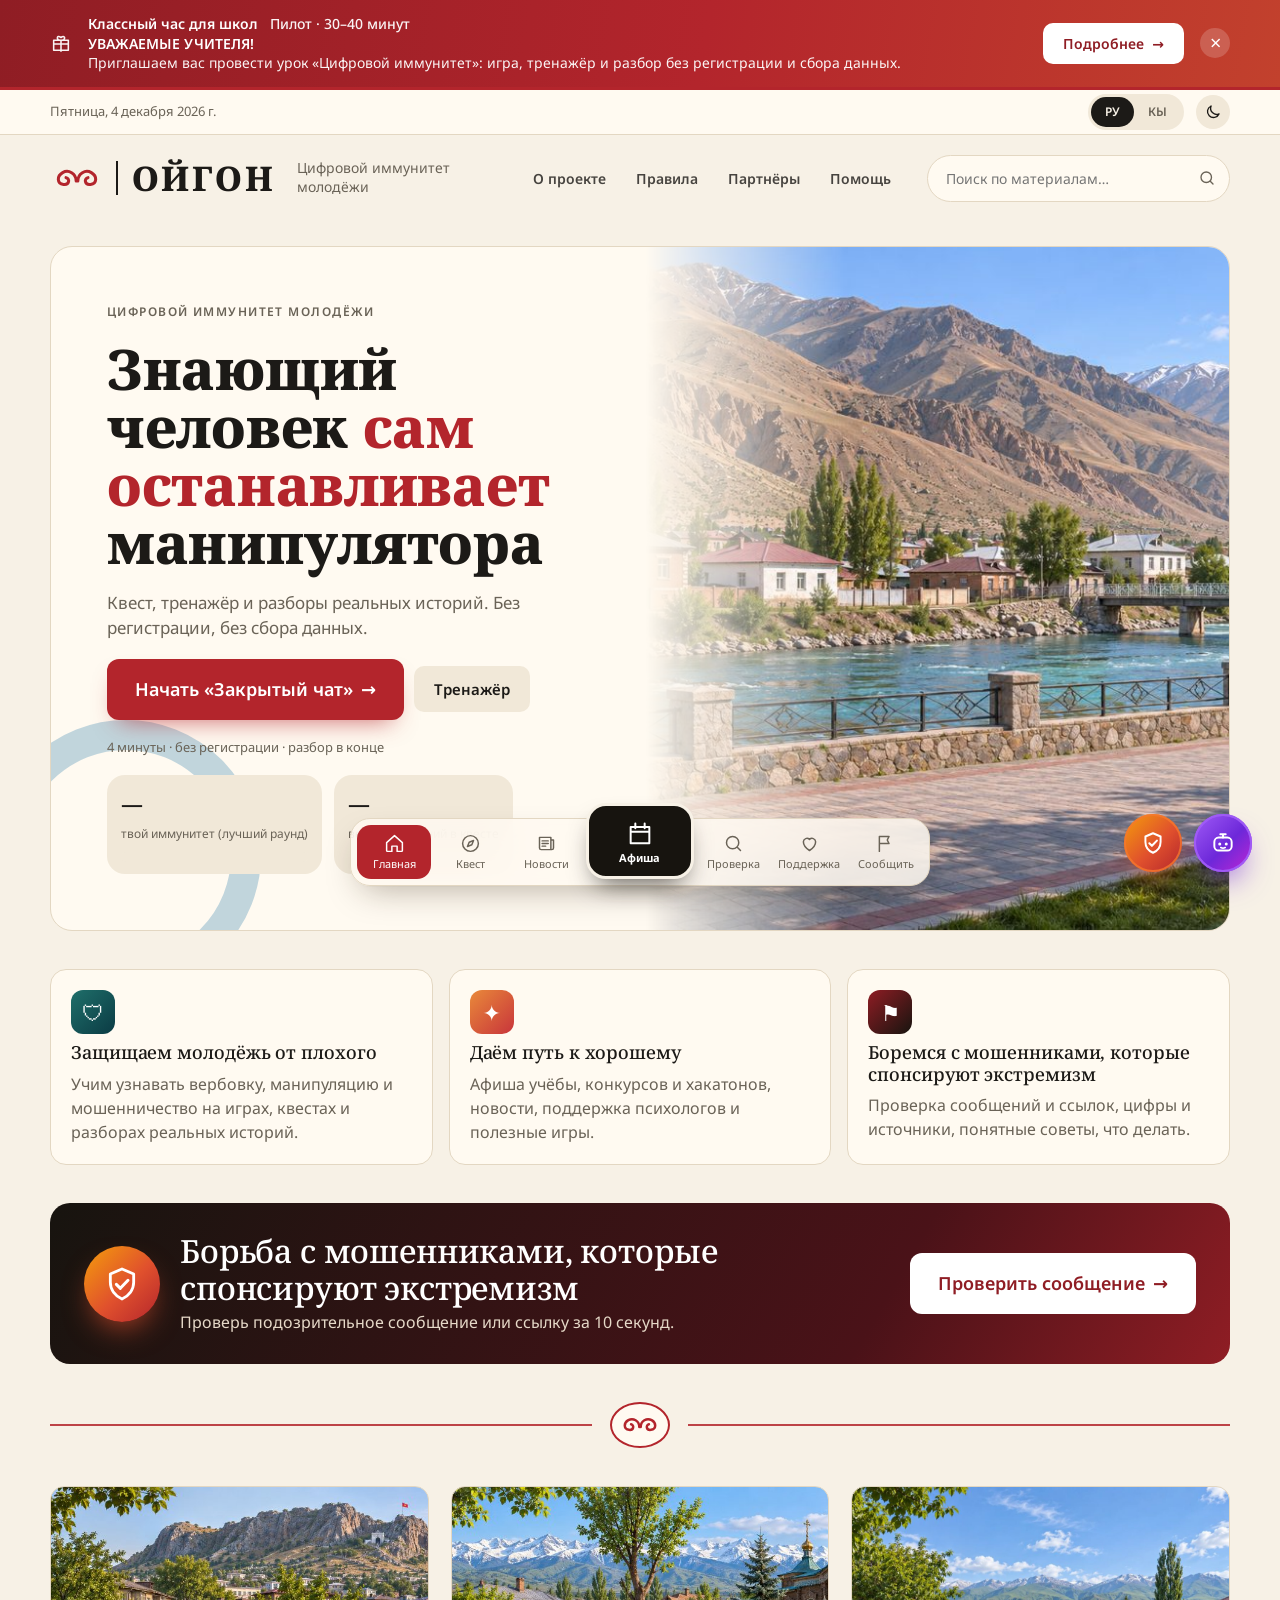
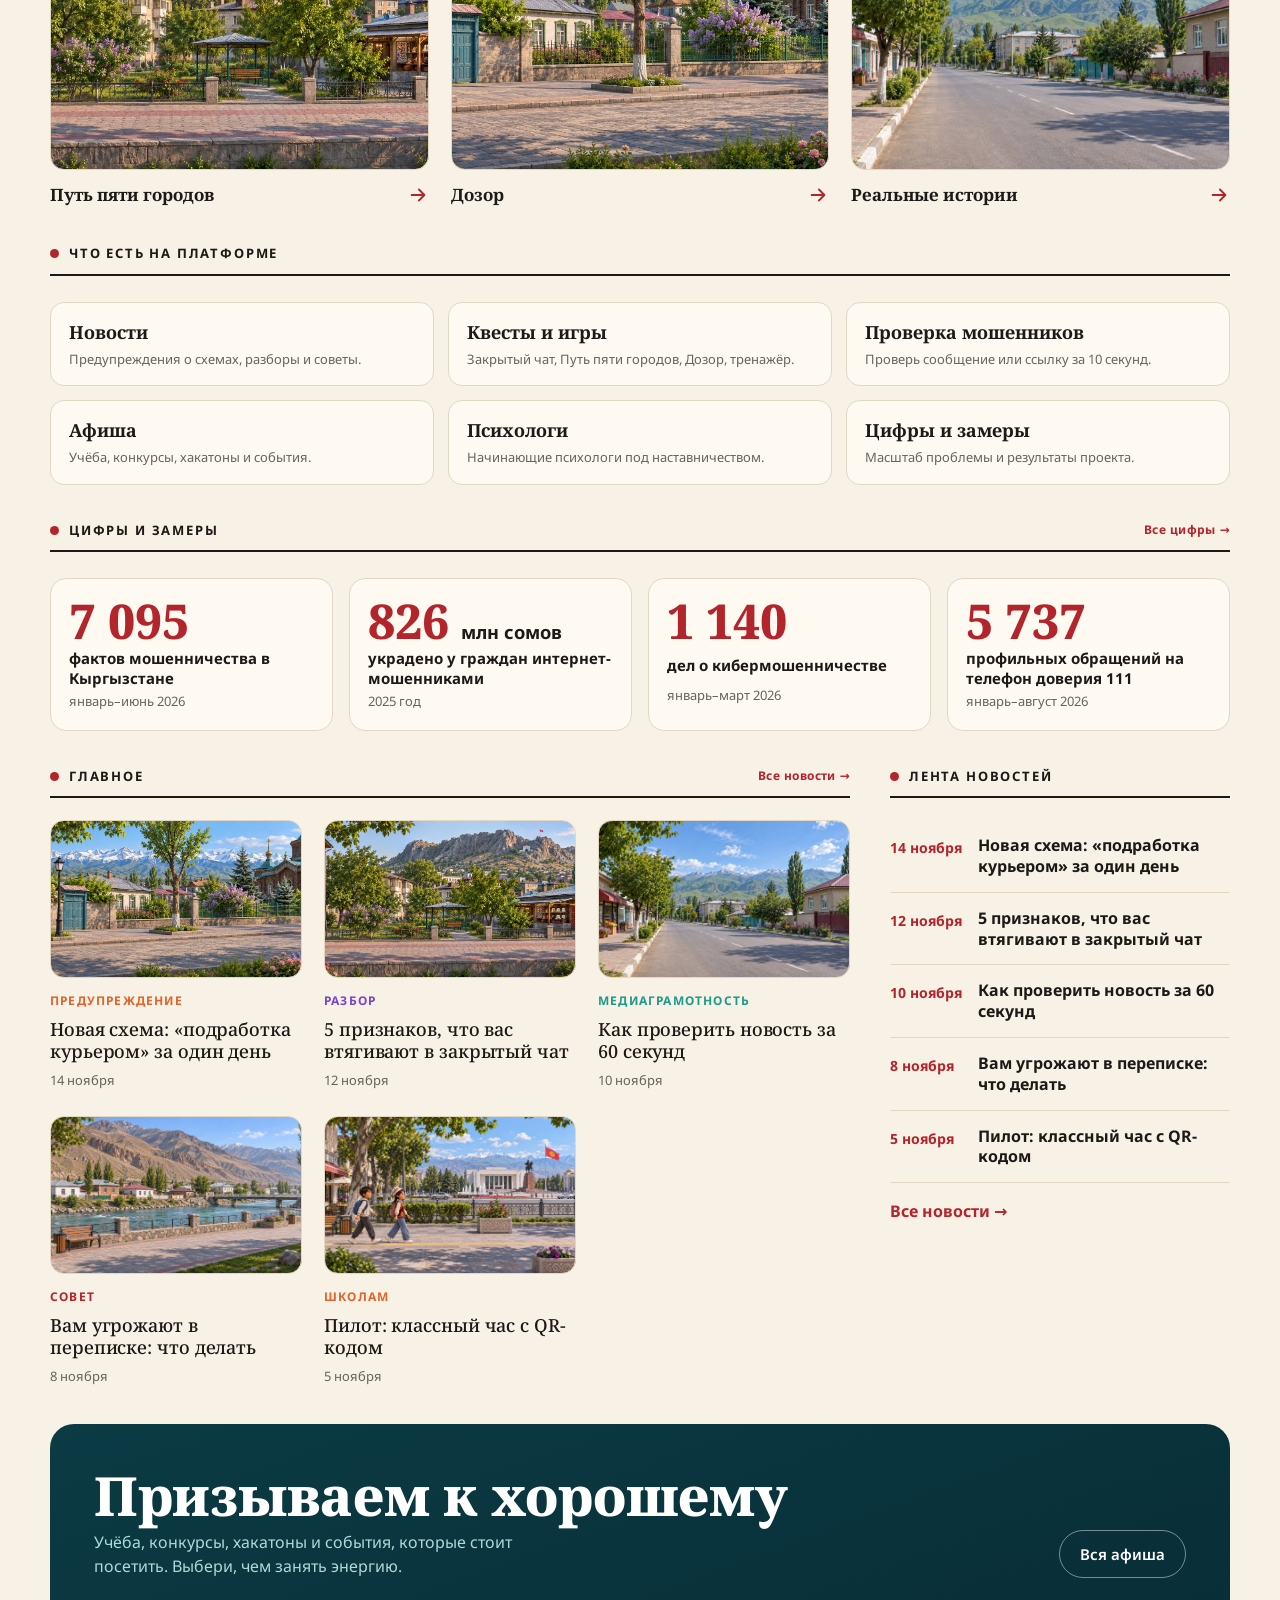
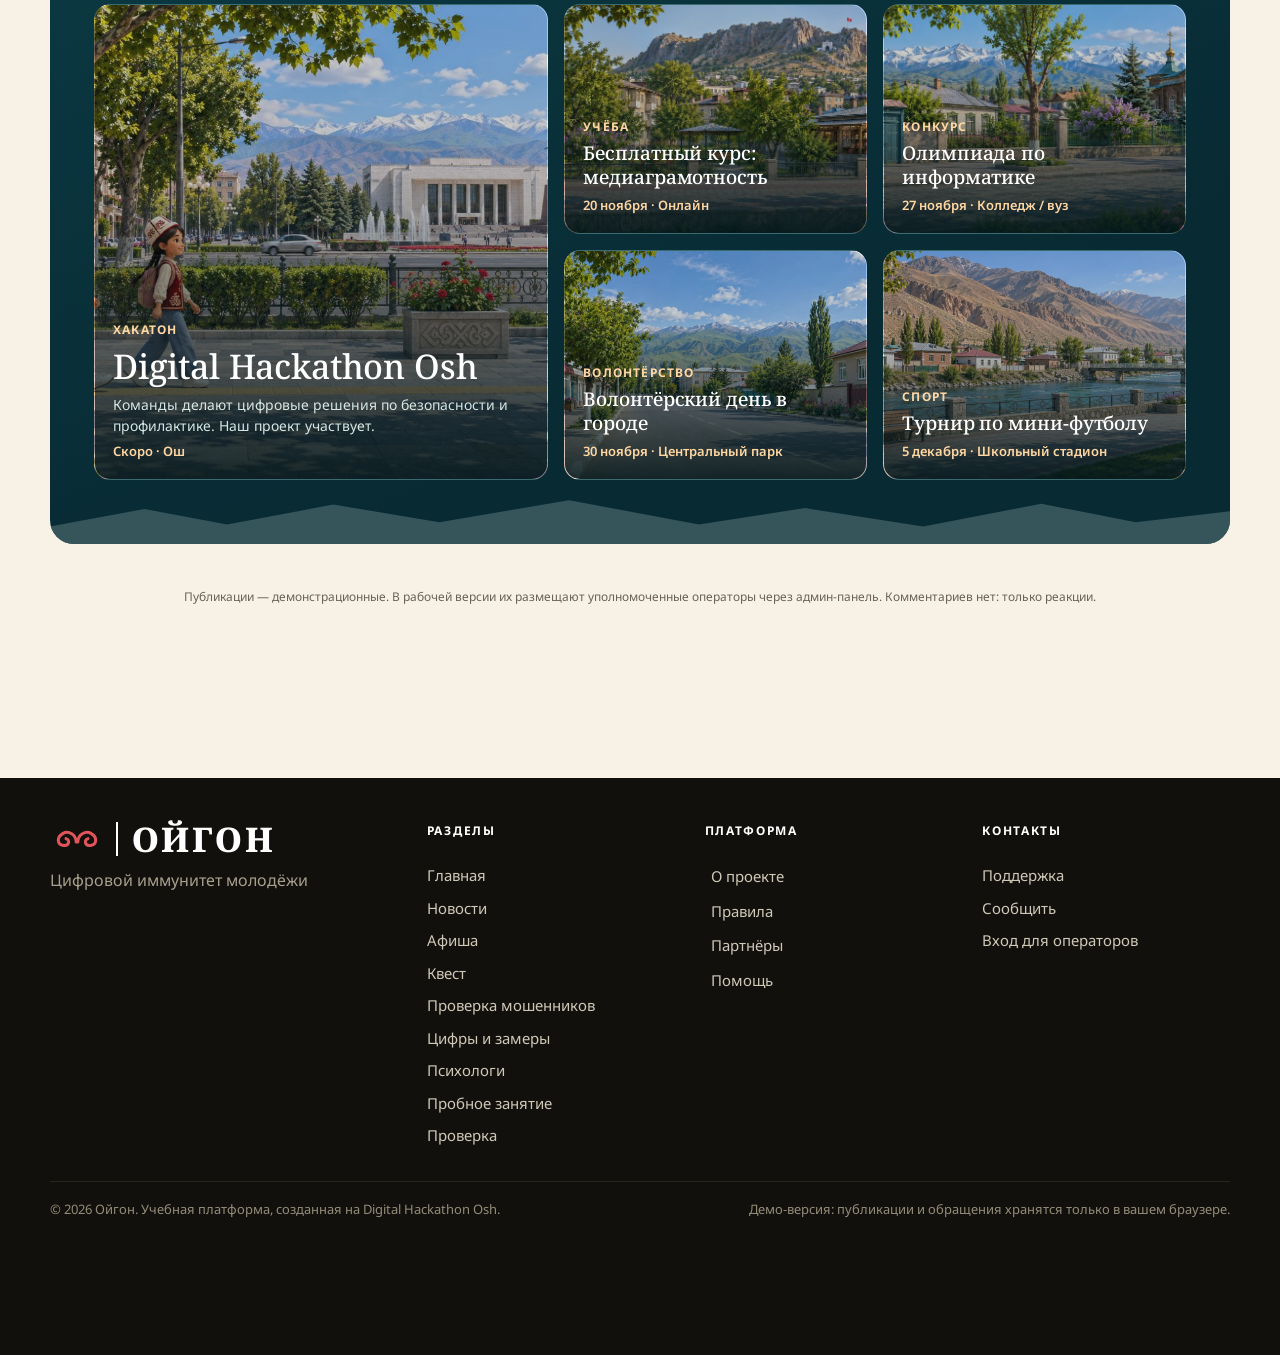
<file: index.html>
<!doctype html>
<html lang="ru">
<head>
<meta charset="utf-8">
<meta name="viewport" content="width=device-width, initial-scale=1, viewport-fit=cover">
<title>Ойгон — цифровой иммунитет молодёжи</title>
<meta name="description" content="Квест, тренажёр и разборы, которые учат узнавать манипуляцию и вербовку в сети. Без регистрации.">
<link rel="preconnect" href="https://fonts.googleapis.com">
<link rel="preconnect" href="https://fonts.gstatic.com" crossorigin>
<link href="https://fonts.googleapis.com/css2?family=Noto+Sans:wght@400;500;600;700&family=Noto+Serif:wght@600;700;800&display=swap" rel="stylesheet">
<link rel="stylesheet" href="style.css?v=30">
<link rel="stylesheet" href="theme.css?v=30">
<script>try{var lp=new URLSearchParams(location.search).get('lang');if(lp==='ru'||lp==='ky')localStorage.setItem('ob_lang',JSON.stringify(lp))}catch(e){}</script>
<script>try{var t=JSON.parse(localStorage.getItem('ob_theme'));if(t==='dark')document.documentElement.setAttribute('data-theme','dark')}catch(e){}</script>
</head>
<body>
<svg width="0" height="0" style="position:absolute" aria-hidden="true" focusable="false">
  <symbol id="horn" viewBox="0 0 64 32">
    <g fill="none" stroke="currentColor" stroke-width="3.6" stroke-linecap="round" stroke-linejoin="round">
      <path d="M31 19c0-9-9-14-16-10S8 22 16 23c7 1 8-7 3-8"/>
      <path d="M33 19c0-9 9-14 16-10s7 13-1 14c-7 1-8-7-3-8"/>
    </g>
  </symbol>
</svg>

<div class="banner" id="banner" role="region" aria-label="Объявление" hidden>
  <svg class="bn-ic" viewBox="0 0 24 24" width="22" height="22" aria-hidden="true"><path d="M4 9h16v4H4zM12 9v12M4 13v7h16v-7M12 9c-2.5 0-4-1-4-2.5S9.2 4 12 6c2.8-2 4-.5 4 .5S14.5 9 12 9z" fill="none" stroke="currentColor" stroke-width="1.7" stroke-linecap="round" stroke-linejoin="round"/></svg>
  <div class="bn-text"><b>Классный час для школ</b> <span class="bn-date">Пилот · 30–40 минут</span>
    <strong>УВАЖАЕМЫЕ УЧИТЕЛЯ!</strong>
    <span>Приглашаем вас провести урок «Цифровой иммунитет»: игра, тренажёр и разбор без регистрации и сбора данных.</span></div>
  <button class="bn-btn" data-act="info" data-k="teachers">Подробнее <span aria-hidden="true">→</span></button>
  <button class="bn-x" id="bn-x" aria-label="Закрыть объявление">×</button>
</div>

<div class="util">
  <div class="wrap-x util-in">
    <span class="today" id="today" data-no-i18n></span>
    <span class="sp"></span>
    <div class="lang" role="group" aria-label="Язык">
      <button data-lang="ru" aria-pressed="true">РУ</button>
      <button data-lang="ky" aria-pressed="false">КЫ</button>
    </div>
    <button class="theme-btn" id="theme" aria-label="Сменить тему" title="Сменить тему">
      <svg class="i-moon" viewBox="0 0 24 24" width="18" height="18" aria-hidden="true"><path d="M20 14.5A8 8 0 0 1 9.5 4 8 8 0 1 0 20 14.5z" fill="none" stroke="currentColor" stroke-width="1.8" stroke-linejoin="round"/></svg>
      <svg class="i-sun" viewBox="0 0 24 24" width="18" height="18" aria-hidden="true"><circle cx="12" cy="12" r="4" fill="none" stroke="currentColor" stroke-width="1.8"/><path d="M12 2v3M12 19v3M2 12h3M19 12h3M5 5l2 2M17 17l2 2M19 5l-2 2M7 17l-2 2" stroke="currentColor" stroke-width="1.8" stroke-linecap="round"/></svg>
    </button>
  </div>
</div>

<header class="site">
  <div class="wrap-x brand-row">
    <a class="logo" href="#/home" aria-label="Ойгон — на главную">
      <svg class="logo-mark" width="54" height="27" aria-hidden="true"><use href="#horn"/></svg>
      <span class="logo-t">ОЙГОН</span>
    </a>
    <span class="tagline" data-i18n="tagline">Цифровой иммунитет молодёжи</span>
    <nav class="topnav" aria-label="О платформе">
      <button data-act="info" data-k="about" data-i18n="about">О проекте</button>
      <button data-act="info" data-k="rules" data-i18n="rules">Правила</button>
      <button data-act="info" data-k="partners" data-i18n="partners">Партнёры</button>
      <button data-act="info" data-k="help" data-i18n="help">Помощь</button>
    </nav>
    <form class="search" id="search" role="search">
      <input id="q" type="search" placeholder="Поиск по материалам…" aria-label="Поиск" autocomplete="off">
      <button type="submit" aria-label="Найти"><svg viewBox="0 0 24 24" width="18" height="18" aria-hidden="true"><path d="M11 4a7 7 0 1 0 0 14 7 7 0 0 0 0-14zM20 20l-4-4" fill="none" stroke="currentColor" stroke-width="1.8" stroke-linecap="round"/></svg></button>
    </form>
    <button class="menu" data-act="menu" aria-label="Меню">
      <svg viewBox="0 0 24 24" width="20" height="20"><path d="M4 7h16M4 12h16M4 17h16" fill="none" stroke="currentColor" stroke-width="1.8" stroke-linecap="round"/></svg>
    </button>
  </div>
  <nav class="mainnav" id="mainnav" aria-label="Разделы сайта">
    <div class="wrap-x mainnav-in">
      <a href="#/home" data-tab="home" data-i18n="home">Главная</a>
      <a href="#/events" data-tab="events" data-i18n="events">Афиша</a>
      <a href="#/quest" data-tab="quest" data-i18n="quest">Квест</a>
      <a href="#/trainer" data-tab="trainer" data-i18n="trainer">Тренажёр</a>
      <a href="#/check" data-tab="check" data-i18n="check">Проверка</a>
      <a href="#/support" data-tab="support" data-i18n="support">Поддержка</a>
      <a href="#/report" data-tab="report" data-i18n="report">Сообщить</a>
    </div>
  </nav>
</header>

<main id="view" tabindex="-1" aria-live="polite"></main>

<footer class="foot">
  <div class="wrap-x foot-grid">
    <div class="foot-brand">
      <div class="logo foot-logo"><svg class="logo-mark" width="54" height="27" aria-hidden="true"><use href="#horn"/></svg><span class="logo-t">ОЙГОН</span></div>
      <p>Цифровой иммунитет молодёжи</p>
    </div>
    <div class="foot-col">
      <h4>Разделы</h4>
      <a href="#/home">Главная</a><a href="#/news">Новости</a><a href="#/events">Афиша</a><a href="#/quest">Квест</a><a href="#/antifraud">Проверка мошенников</a><a href="#/facts">Цифры и замеры</a><a href="#/psychologists">Психологи</a><a href="#/pilot">Пробное занятие</a><a href="#/check">Проверка</a>
    </div>
    <div class="foot-col">
      <h4>Платформа</h4>
      <button data-act="info" data-k="about">О проекте</button><button data-act="info" data-k="rules">Правила</button><button data-act="info" data-k="partners">Партнёры</button><button data-act="info" data-k="help">Помощь</button>
    </div>
    <div class="foot-col">
      <h4>Контакты</h4>
      <a href="#/support">Поддержка</a><a href="#/report">Сообщить</a><a href="#/admin">Вход для операторов</a>
    </div>
  </div>
  <div class="wrap-x foot-bottom">
    <span>© 2026 Ойгон. Учебная платформа, созданная на Digital Hackathon Osh.</span>
    <span>Демо-версия: публикации и обращения хранятся только в вашем браузере.</span>
  </div>
</footer>

<div class="bot" id="bot">
  <div class="bot-bubble" id="bot-bubble" role="dialog" aria-label="Помощники Ойгона">
    <button class="bot-x" id="bot-x" aria-label="Закрыть подсказку">×</button>
    <div class="bot-title"><svg viewBox="0 0 24 24" width="16" height="16" aria-hidden="true"><path d="M12 3l1.8 5.2L19 10l-5.2 1.8L12 17l-1.8-5.2L5 10l5.2-1.8zM19 16l.8 2.2L22 19l-2.2.8L19 22l-.8-2.2L16 19l2.2-.8z" fill="currentColor"/></svg><span>Помощники Ойгона</span></div>
    <div class="bot-dots" aria-hidden="true"><i></i><i></i><i></i></div>
    <div class="bot-msg"><p>Привет! Я помогу проверить подозрительное сообщение или поговорить с психологом-новичком.</p>
      <div class="bot-ctas"><a class="bot-cta af" href="#/antifraud">Проверка мошенников</a><a class="bot-cta" href="#/psychologists">Психологи</a></div></div>
  </div>
  <div class="bot-row">
    <a class="bot-btn af" id="af-btn" href="#/antifraud" aria-label="Проверка мошенников">
      <span class="bot-ring" aria-hidden="true"></span>
      <svg viewBox="0 0 24 24" width="26" height="26" aria-hidden="true"><path d="M12 3l7 3v5c0 4.5-3 8.2-7 10-4-1.8-7-5.5-7-10V6z" fill="none" stroke="currentColor" stroke-width="1.8" stroke-linejoin="round"/><path d="M8.6 12.2l2.4 2.4 4.6-4.8" fill="none" stroke="currentColor" stroke-width="1.9" stroke-linecap="round" stroke-linejoin="round"/></svg>
    </a>
    <a class="bot-btn" id="bot-btn" href="#/psychologists" aria-label="Психологи">
      <span class="bot-ring" aria-hidden="true"></span><span class="bot-ring r2" aria-hidden="true"></span>
      <svg viewBox="0 0 24 24" width="26" height="26" aria-hidden="true"><rect x="4" y="7" width="16" height="12" rx="4" fill="none" stroke="currentColor" stroke-width="1.8"/><path d="M12 7V4M9.5 4h5" stroke="currentColor" stroke-width="1.8" stroke-linecap="round"/><circle cx="9" cy="13" r="1.4" fill="currentColor"/><circle cx="15" cy="13" r="1.4" fill="currentColor"/><path d="M10 16.2c1.2.7 2.8.7 4 0" stroke="currentColor" stroke-width="1.6" stroke-linecap="round" fill="none"/></svg>
    </a>
  </div>
</div>

<nav class="dock" id="dock" aria-label="Разделы"></nav>

<dialog id="modal"><div class="modal-in"><button class="x" data-act="close" aria-label="Закрыть">×</button><div id="modal-body"></div></div></dialog>

<script src="data.js?v=30"></script>
<script src="antifraud-data.js?v=30"></script>
<script src="antifraud.js?v=30"></script>
<script src="i18n-ky.js?v=30"></script>
<script src="i18n-ky2.js?v=30"></script>
<script src="i18n-ky3.js?v=30"></script>
<script src="i18n-ky4.js?v=30"></script>
<script src="i18n-ky5.js?v=30"></script>
<script src="i18n-ky6.js?v=30"></script>
<script src="i18n-ky7.js?v=30"></script>
<script src="i18n-ky8.js?v=30"></script>
<script src="i18n.js?v=30"></script>
<script src="banner.js?v=30"></script>
<script src="game.js?v=30"></script>
<script src="app.js?v=30"></script>
</body>
</html>
</file>
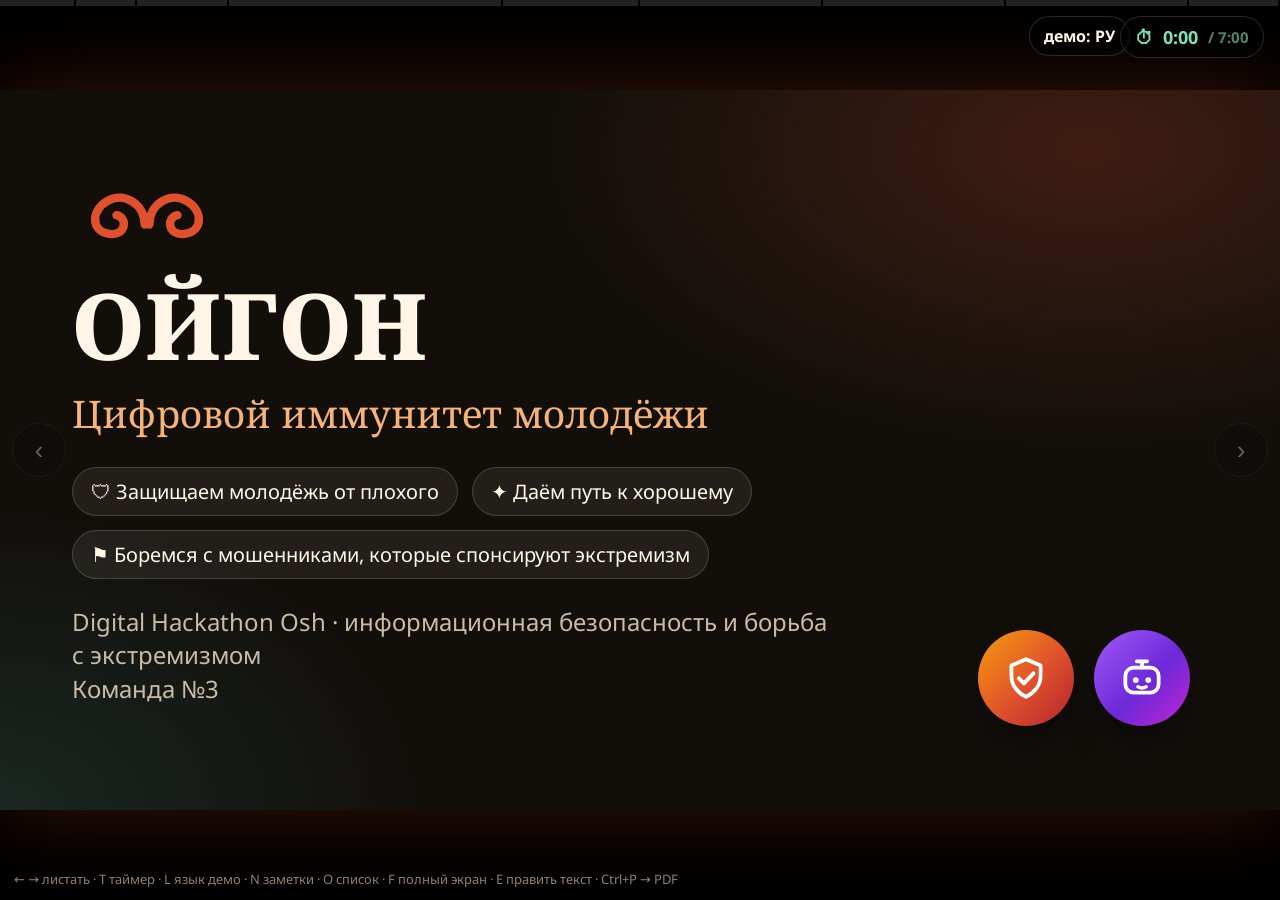
<file: pitch/index.html>
<!doctype html>
<html lang="ru">
<head>
<meta charset="utf-8">
<meta name="viewport" content="width=device-width, initial-scale=1">
<title>Ойгон — питч (7 минут)</title>
<link href="https://fonts.googleapis.com/css2?family=Noto+Sans:wght@400;600;700&family=Noto+Serif:wght@600;700;800&display=swap" rel="stylesheet">
<style>
:root{--bg:#120f0b;--ink:#fff6e8;--mute:#c9bba6;--red:#e0502d;--red2:#b3252c;--gold:#f5b37a;--teal:#4fb7ae;--card:rgba(255,246,232,.07);--line:rgba(255,246,232,.16);--f-head:'Noto Serif',Georgia,serif;--f-body:'Noto Sans',system-ui,Segoe UI,Arial,sans-serif}
*{box-sizing:border-box;margin:0}
html,body{height:100%;background:#000;overflow:hidden;font-family:var(--f-body);color:var(--ink)}
.stage{position:absolute;left:50%;top:50%;width:1280px;height:720px;transform-origin:center;background:var(--bg);overflow:hidden;box-shadow:0 0 80px rgba(224,80,45,.25)}
.slide{position:absolute;inset:0;padding:56px 72px 70px;opacity:0;visibility:hidden;transform:translateX(60px);transition:opacity .55s,transform .65s cubic-bezier(.2,.8,.2,1),visibility 0s .65s;overflow:hidden;
  background:radial-gradient(900px 500px at 85% 8%,rgba(224,80,45,.22),transparent 60%),radial-gradient(700px 500px at 0% 100%,rgba(79,183,174,.14),transparent 60%),var(--bg)}
.slide.active{opacity:1;visibility:visible;transform:none;transition:opacity .55s,transform .65s cubic-bezier(.2,.8,.2,1)}
.slide.prev{transform:translateX(-60px)}
h1,h2,h3{font-family:var(--f-head);line-height:1.08}
h1{font-size:92px;font-weight:800;letter-spacing:.01em}
h2{font-size:50px;font-weight:800;max-width:1000px}
h3{font-size:26px;font-weight:700}
p{font-size:24px;line-height:1.4;color:var(--mute)}
.top{display:flex;align-items:center;gap:16px;margin-bottom:26px;font-size:15px;letter-spacing:.14em;text-transform:uppercase;color:var(--gold);font-weight:700}
.top .chip{margin-left:auto;padding:6px 14px;border:1px solid var(--line);border-radius:999px;color:var(--mute);letter-spacing:.06em;text-transform:none;font-weight:600}
.top svg{width:46px;height:23px;color:var(--red)}
.num{font-family:var(--f-head);color:var(--red);font-weight:800}
.card{background:var(--card);border:1px solid var(--line);border-radius:22px;padding:26px 28px;backdrop-filter:blur(4px)}
.grid{display:grid;gap:22px}
.g2{grid-template-columns:1fr 1fr}.g3{grid-template-columns:repeat(3,1fr)}.g4{grid-template-columns:repeat(4,1fr)}
.btn{display:inline-flex;align-items:center;gap:10px;padding:14px 26px;border-radius:14px;background:var(--red);color:#fff;font:700 20px var(--f-body);border:0;cursor:pointer;text-decoration:none}
.btn:hover{background:var(--red2)}.btn.ghost{background:transparent;border:1px solid var(--line);color:var(--ink)}
.tag{display:inline-block;padding:5px 12px;border-radius:8px;background:rgba(224,80,45,.2);color:var(--gold);font-weight:700;font-size:17px}
.src{font-size:14px;color:#a89a85;margin-top:8px}
.edit{border-bottom:2px dashed rgba(245,179,122,.5);padding:0 4px;border-radius:4px;outline:none}
body.editing .edit{background:rgba(245,179,122,.18);cursor:text}
body:not(.editing) .edit{border-bottom-color:transparent}
.hint{position:fixed;left:14px;bottom:12px;font-size:13px;color:#8d806c;z-index:40;font-family:var(--f-body)}
/* ===== анимации появления ===== */
.slide.active [data-a]{animation:aUp .8s var(--d,0s) cubic-bezier(.2,.8,.2,1) both}
.slide.active [data-a=left]{animation-name:aLeft}.slide.active [data-a=right]{animation-name:aRight}
.slide.active [data-a=zoom]{animation-name:aZoom}.slide.active [data-a=pop]{animation-name:aPop}.slide.active [data-a=fall]{animation-name:aFall;animation-duration:1.3s}
.slide.active [data-a=fade]{animation-name:aFade}
@keyframes aUp{from{opacity:0;transform:translateY(34px)}to{opacity:1;transform:none}}
@keyframes aLeft{from{opacity:0;transform:translateX(-50px)}to{opacity:1;transform:none}}
@keyframes aRight{from{opacity:0;transform:translateX(50px)}to{opacity:1;transform:none}}
@keyframes aZoom{from{opacity:0;transform:scale(.8)}to{opacity:1;transform:none}}
@keyframes aPop{0%{opacity:0;transform:scale(.4)}60%{transform:scale(1.12)}100%{opacity:1;transform:none}}
@keyframes aFade{from{opacity:0}to{opacity:1}}
@keyframes aFall{0%{opacity:1;transform:translateY(-900px) rotate(-20deg);animation-timing-function:cubic-bezier(.5,0,.9,.6)}50%{transform:translateY(0) rotate(0);animation-timing-function:ease-out}64%{transform:translateY(-44px)}76%{transform:translateY(0);animation-timing-function:ease-out}86%{transform:translateY(-14px)}100%{transform:none}}
/* ===== титул ===== */
.s1{display:grid;align-content:center}
.s1 .mark{width:150px;height:75px;color:var(--red);margin-bottom:20px}
.s1 .mark path{stroke-dasharray:240;stroke-dashoffset:240}
.s1.active .mark path{animation:draw 2.2s .3s ease forwards}
@keyframes draw{to{stroke-dashoffset:0}}
.s1 p{max-width:760px}
.s1 .sub{font-family:var(--f-head);font-size:38px;color:var(--gold);margin:12px 0 28px}
.pillars{display:flex;gap:14px;flex-wrap:wrap;margin-bottom:26px}
.pill{padding:10px 18px;border-radius:999px;border:1px solid var(--line);font-size:20px;color:var(--ink);background:var(--card)}
.bots{position:absolute;right:90px;bottom:84px;display:flex;gap:20px}
.bot{width:96px;height:96px;border-radius:50%;display:grid;place-items:center;color:#fff;box-shadow:0 22px 40px -12px rgba(0,0,0,.6)}
.bot.a{background:linear-gradient(135deg,#f59e0b,#e0502d 55%,#b3252c)}.bot.b{background:linear-gradient(135deg,#a05cf7,#6d28d9 55%,#c026d3)}
.bot svg{width:50px;height:50px}
/* ===== проблема ===== */
.chat{display:grid;gap:14px;align-content:start}
.bub{max-width:560px;padding:16px 20px;border-radius:22px 22px 22px 6px;background:#e6e5ee;color:#16141a;font-size:24px;line-height:1.3;position:relative}
.bub.you{align-self:end;justify-self:end;border-radius:22px 22px 6px 22px;background:linear-gradient(#2a95ff,#0a7bff);color:#fff}
.flag{background:linear-gradient(120deg,rgba(255,160,122,.9),rgba(224,112,216,.7));padding:1px 6px;border-radius:6px}
.flagtag{position:absolute;right:-8px;top:-14px;font-size:14px;background:var(--red);color:#fff;padding:3px 10px;border-radius:999px;font-weight:700;animation:aPop .5s both}
.typing{display:flex;gap:6px;padding:14px 18px;background:#e6e5ee;border-radius:22px;width:76px}
.typing i{width:10px;height:10px;border-radius:50%;background:#8a8898;animation:dot 1s infinite}.typing i:nth-child(2){animation-delay:.15s}.typing i:nth-child(3){animation-delay:.3s}
@keyframes dot{0%,60%,100%{transform:translateY(0)}30%{transform:translateY(-6px)}}
.big{font-family:var(--f-head);font-weight:800;font-size:74px;color:var(--red);line-height:1}
.big small{font-size:26px;color:var(--ink);font-family:var(--f-body);font-weight:700}
/* ===== решение ===== */
.step{display:grid;gap:12px;align-content:start}
.ic{width:64px;height:64px;border-radius:18px;display:grid;place-items:center;font-size:30px;color:#fff}
.ic.i1{background:linear-gradient(135deg,#1f6f6a,#0b3b44)}.ic.i2{background:linear-gradient(135deg,#e9893a,#c8353b)}.ic.i3{background:linear-gradient(135deg,#8f1d24,#3a0d12)}
.arrow{align-self:center;font-size:54px;color:var(--gold)}
.flow{display:grid;grid-template-columns:1fr auto 1fr auto 1fr;gap:18px;align-items:stretch}
/* ===== демо ===== */
.demo{display:grid;grid-template-columns:480px 1fr;gap:26px;align-items:start}
.demo .st{padding:10px 14px}.demo .steps3{gap:10px}
.beaf{display:grid;grid-template-columns:1fr 26px 1fr;gap:10px;align-items:center;margin-top:14px}
.beaf .card{padding:12px 14px;font-size:17px;line-height:1.3}
.beaf .bad{border-color:rgba(224,80,45,.5)}.beaf .good{border-color:rgba(79,183,174,.6)}
.frame{position:relative;border-radius:18px;border:1px solid var(--line);background:#fff;overflow:hidden;height:500px}
.frame .bar{height:34px;background:#2b2620;display:flex;align-items:center;gap:8px;padding:0 14px;font-size:14px;color:#c9bba6}
.frame .bar i{width:11px;height:11px;border-radius:50%;background:#5a5046}
.frame .bar span{margin-left:10px;background:#3a342c;padding:3px 14px;border-radius:999px;flex:1}
.frame iframe{position:absolute;left:0;top:34px;width:1200px;height:1000px;border:0;transform-origin:0 0;transform:scale(.47);background:#fff}
.frame .cover{position:absolute;inset:34px 0 0 0;display:grid;place-items:center;align-content:center;gap:14px;background:linear-gradient(160deg,#241a14,#120f0b);color:var(--mute);text-align:center}
.dbtn{display:flex;gap:10px;flex-wrap:wrap;margin-top:12px}
.dbtn button{padding:9px 16px;border-radius:999px;border:1px solid var(--line);background:var(--card);color:var(--ink);font:600 16px var(--f-body);cursor:pointer}
.dbtn button:hover,.dbtn button.on{background:var(--red);border-color:var(--red)}
.steps3{display:grid;gap:12px}
.st{display:grid;grid-template-columns:48px 1fr;gap:14px;align-items:center;padding:12px 16px;border-radius:16px;background:var(--card);border:1px solid var(--line)}
.st b.n{width:48px;height:48px;border-radius:50%;display:grid;place-items:center;background:var(--red);font-size:22px}
.st span{font-size:21px;line-height:1.25}
/* ===== безопасность ===== */
.safe .card{display:grid;gap:8px;align-content:start}
.safe h3{color:var(--gold)}
.safe .card p{font-size:21px}
.warn{margin-top:20px;padding:16px 22px;border-radius:16px;border:1px dashed rgba(245,179,122,.6);color:var(--ink);font-size:21px}
/* ===== план ===== */
.tl{position:relative;display:grid;grid-template-columns:repeat(4,1fr);gap:20px;margin-top:20px}
.tl::before{content:"";position:absolute;left:0;right:0;top:34px;height:4px;background:linear-gradient(90deg,var(--red),var(--gold));transform-origin:0 50%;transform:scaleX(0)}
.slide.active .tl::before{animation:grow 1.6s .4s ease forwards}
@keyframes grow{to{transform:scaleX(1)}}
.tl .p{position:relative;display:grid;gap:10px;align-content:start}
.tl .dot{width:68px;height:68px;border-radius:50%;background:var(--bg);border:4px solid var(--red);display:grid;place-items:center;font-family:var(--f-head);font-weight:800;font-size:28px;z-index:1}
.tl .p .when{font-size:24px;font-weight:700;color:var(--gold)}
.tl .p span.t{font-size:20px;color:var(--mute);line-height:1.35}
/* ===== замеры ===== */
.bars{display:grid;gap:14px}
.brow{display:grid;grid-template-columns:170px 1fr 70px;gap:14px;align-items:center;font-size:20px}
.btrack{height:26px;border-radius:14px;background:rgba(255,246,232,.1);overflow:hidden}
.btrack i{display:block;height:100%;width:0;border-radius:14px;transition:width 1.4s var(--d,.4s) cubic-bezier(.2,.8,.2,1)}
.slide.active .btrack i{width:var(--w)}
.b1{background:#8f8068}.b2{background:var(--red)}.b3{background:repeating-linear-gradient(45deg,rgba(224,80,45,.25),rgba(224,80,45,.25) 8px,transparent 8px,transparent 16px);border:1px dashed var(--red)}
/* ===== команда ===== */
.team{display:grid;grid-template-columns:repeat(3,1fr);gap:18px}
.team .card{display:grid;gap:8px}
.av{width:60px;height:60px;border-radius:50%;display:grid;place-items:center;font-family:var(--f-head);font-weight:800;font-size:26px;color:#fff;background:linear-gradient(135deg,var(--red),#6d28d9)}
.ask{margin-top:34px;font-family:var(--f-head);font-size:42px;color:var(--gold)}
/* ===== вопросы ===== */
.qa{display:grid;grid-template-columns:repeat(3,1fr);gap:16px}
.fl{perspective:900px;height:176px;cursor:pointer}
.fl .in{position:relative;height:100%;transition:transform .7s;transform-style:preserve-3d}
.fl.on .in{transform:rotateY(180deg)}
.fl .f,.fl .b{position:absolute;inset:0;border-radius:20px;border:1px solid var(--line);padding:18px 20px;backface-visibility:hidden;display:grid;align-content:center;gap:6px}
.fl .f{background:var(--card);font-family:var(--f-head);font-size:22px;font-weight:700}
.fl .b{background:linear-gradient(160deg,#3a1a12,#1b1410);transform:rotateY(180deg);font-size:17px;line-height:1.35;color:var(--ink)}
.fl .b small{color:var(--gold);font-weight:700;font-size:13px;letter-spacing:.12em}
/* ===== интерфейс ===== */
.ui{position:fixed;z-index:50;font-family:var(--f-body)}
#progress{position:fixed;left:0;right:0;top:0;height:6px;background:rgba(255,255,255,.08);z-index:60;display:flex}
#progress i{display:block;height:100%;background:rgba(255,255,255,.06);border-right:2px solid #000;position:relative;overflow:hidden}
#progress i b{position:absolute;inset:0;background:var(--red);transform-origin:0 50%;transform:scaleX(0)}
#timer{position:fixed;right:16px;top:16px;z-index:60;display:flex;gap:10px;align-items:center;padding:8px 14px;border-radius:999px;background:rgba(0,0,0,.55);border:1px solid var(--line);font:700 18px var(--f-body);color:var(--ink);cursor:pointer;user-select:none}
#timer.ok{color:#7fe0b5}#timer.warn{color:#ffd166}#timer.over{color:#ff7a80}
#notes{position:fixed;left:0;right:0;bottom:0;z-index:70;background:rgba(10,8,6,.96);border-top:1px solid var(--line);padding:18px 28px;max-height:46vh;overflow:auto;font-size:19px;line-height:1.5;color:#efe2cf;transform:translateY(105%);transition:transform .4s}
#notes.on{transform:none}
#notes h4{font-family:var(--f-head);color:var(--gold);margin-bottom:6px;font-size:22px}
#overview{position:fixed;inset:0;z-index:80;background:rgba(8,6,4,.96);display:none;padding:50px;overflow:auto}
#overview.on{display:block}
#overview ol{list-style:none;padding:0;display:grid;grid-template-columns:repeat(2,1fr);gap:12px;max-width:1000px;margin:0 auto}
#overview li{padding:16px 20px;border:1px solid var(--line);border-radius:14px;cursor:pointer;display:grid;grid-template-columns:44px 1fr auto;gap:14px;align-items:center;font-size:20px}
#overview li:hover{background:var(--card)}#overview li b{color:var(--red);font-family:var(--f-head);font-size:24px}#overview li em{font-style:normal;color:var(--mute);font-size:15px}
.nav{position:fixed;top:50%;z-index:55;width:54px;height:54px;border-radius:50%;border:1px solid var(--line);background:rgba(0,0,0,.4);color:var(--ink);font-size:26px;cursor:pointer;opacity:.35;transform:translateY(-50%)}
.nav:hover{opacity:1}.nav.l{left:12px}.nav.r{right:12px}
@media print{
  @page{size:1280px 720px;margin:0}
  html,body{overflow:visible;height:auto;background:#fff}
  .stage{position:static;transform:none!important;width:1280px;height:auto;box-shadow:none;overflow:visible}
  .slide{position:relative;opacity:1!important;visibility:visible!important;transform:none!important;width:1280px;height:720px;page-break-after:always;break-after:page}
  .slide [data-a]{animation:none!important}.btrack i{width:var(--w)!important}.tl::before{transform:none!important}.s1 .mark path{stroke-dashoffset:0!important}
  #progress,#timer,#notes,#overview,.nav,.hint,.frame iframe,.dbtn{display:none!important}
}
</style>
</head>
<body>
<div id="progress"></div>
<div id="dl" title="Язык демо (L)" style="position:fixed;right:150px;top:16px;z-index:60;padding:8px 14px;border-radius:999px;background:rgba(0,0,0,.55);border:1px solid rgba(255,246,232,.16);font:700 16px var(--f-body);color:#fff6e8;cursor:pointer;user-select:none">демо: РУ</div>
<div id="timer" class="ok" title="T — старт/пауза, R — сброс">⏱ <span id="tclock">0:00</span> <small style="opacity:.6">/ 7:00</small></div>
<button class="nav l" id="prev" aria-label="Назад">‹</button><button class="nav r" id="next" aria-label="Вперёд">›</button>
<div class="hint">← → листать · T таймер · L язык демо · N заметки · O список · F полный экран · E править текст · Ctrl+P → PDF</div>

<div class="stage" id="stage">

<!-- 1. ТИТУЛ -->
<section class="slide s1" data-title="Ойгон" data-time="Старт" data-t="0,0">
  <svg class="mark" viewBox="0 0 64 32" aria-hidden="true"><g fill="none" stroke="currentColor" stroke-width="3.6" stroke-linecap="round" stroke-linejoin="round"><path d="M31 19c0-9-9-14-16-10S8 22 16 23c7 1 8-7 3-8"/><path d="M33 19c0-9 9-14 16-10s7 13-1 14c-7 1-8-7-3-8"/></g></svg>
  <h1 data-a="up" style="--d:.2s">ОЙГОН</h1>
  <div class="sub" data-a="up" style="--d:.45s">Цифровой иммунитет молодёжи</div>
  <div class="pillars">
    <span class="pill" data-a="pop" style="--d:.8s">🛡 Защищаем молодёжь от плохого</span>
    <span class="pill" data-a="pop" style="--d:1s">✦ Даём путь к хорошему</span>
    <span class="pill" data-a="pop" style="--d:1.2s">⚑ Боремся с мошенниками, которые спонсируют экстремизм</span>
  </div>
  <p data-a="fade" style="--d:1.5s">Digital Hackathon Osh · информационная безопасность и борьба с экстремизмом<br>Команда №3</p>
  <div class="bots" aria-hidden="true">
    <div class="bot a" data-a="fall" style="--d:1.7s"><svg viewBox="0 0 24 24"><path d="M12 3l7 3v5c0 4.5-3 8.2-7 10-4-1.8-7-5.5-7-10V6z" fill="none" stroke="currentColor" stroke-width="1.8" stroke-linejoin="round"/><path d="M8.6 12.2l2.4 2.4 4.6-4.8" fill="none" stroke="currentColor" stroke-width="1.9" stroke-linecap="round" stroke-linejoin="round"/></svg></div>
    <div class="bot b" data-a="fall" style="--d:2.2s"><svg viewBox="0 0 24 24"><rect x="4" y="7" width="16" height="12" rx="4" fill="none" stroke="currentColor" stroke-width="1.8"/><path d="M12 7V4M9.5 4h5" stroke="currentColor" stroke-width="1.8" stroke-linecap="round"/><circle cx="9" cy="13" r="1.4" fill="currentColor"/><circle cx="15" cy="13" r="1.4" fill="currentColor"/><path d="M10 16.2c1.2.7 2.8.7 4 0" stroke="currentColor" stroke-width="1.6" stroke-linecap="round" fill="none"/></svg></div>
  </div>
</section>

<!-- 2. ПРОБЛЕМА И ГЕРОЙ -->
<section class="slide" data-title="Проблема и герой" data-time="0:00–0:25" data-t="0,25">
  <div class="top"><svg viewBox="0 0 64 32"><use href="#h"/></svg>Проблема и герой<span class="chip">0:00–0:25</span></div>
  <div class="grid g2" style="gap:44px;align-items:start">
    <div>
      <h2 data-a="up">Ученику 15 лет пишут в чате</h2>
      <div class="chat" style="margin-top:22px">
        <div class="bub" data-a="left" style="--d:.5s">Ты не такой, как все. <span class="flag">Есть закрытый чат только для своих.</span><span class="flagtag" data-a="pop" style="--d:1.4s">Лесть</span></div>
        <div class="bub" data-a="left" style="--d:1.2s"><span class="flag">Никому не говори</span> и <span class="flag">реши сейчас.</span><span class="flagtag" data-a="pop" style="--d:2.1s">Секретность · Срочность</span></div>
        <div class="typing" data-a="fade" style="--d:1.9s"><i></i><i></i><i></i></div>
      </div>
      <p style="margin-top:22px;color:var(--ink)" data-a="up"><b>Он не понимает, кому безопасно обратиться.</b></p>
    </div>
    <div class="grid" style="gap:18px">
      <div class="card" data-a="right" style="--d:.6s"><div class="big"><span class="count" data-to="826">0</span> <small>млн сомов</small></div><p style="font-size:21px">украдено у граждан интернет-мошенниками в 2025 году</p><div class="src">Замминистра внутренних дел, 24.kg, 12.03.2026</div></div>
      <div class="card" data-a="right" style="--d:.9s"><div class="big"><span class="count" data-to="7095" data-sp="1">0</span></div><p style="font-size:21px">фактов мошенничества за январь–июнь 2026, в 1,6 раза больше, чем год назад</p><div class="src">Нацстатком по данным Генпрокуратуры, 24.kg, 29.07.2026</div></div>
      <p data-a="up" style="--d:1.3s;font-size:21px;color:var(--ink)">Мошенники и вербовщики используют одни приёмы: <b>давление, срочность, секретность</b>.</p>
    </div>
  </div>
</section>

<!-- 3. ПОЧЕМУ В ОШЕ -->
<section class="slide" data-title="Почему именно в Оше" data-time="0:25–0:45" data-t="25,45">
  <div class="top"><svg viewBox="0 0 64 32"><use href="#h"/></svg>Почему именно в Оше<span class="chip">0:25–0:45</span></div>
  <div class="grid g2" style="gap:34px;align-items:start;margin-top:4px">
    <div class="card" data-a="left" style="--d:.3s"><div class="big"><span class="count" data-to="1948" data-sp="1">0</span></div><p style="font-size:22px;margin-top:8px">преступлений зарегистрировано в городе Ош за январь–июнь 2026, на <b style="color:var(--ink)">23,2% больше</b>, чем год назад</p><div class="src">Нацстатком по данным Генпрокуратуры, 24.kg, 29.07.2026 · это общая преступность, не только мошенничество</div></div>
    <div class="steps3">
      <div class="st" data-a="right" style="--d:.5s"><b class="n">✓</b><span><b>Команда из Оша или области:</b> <span class="edit" data-k="city">[город или район]</span></span></div>
      <div class="st" data-a="right" style="--d:.8s"><b class="n">✓</b><span><b>Проект реализуется в Оше:</b> создан на Digital Hackathon Osh, пилот в одной школе или колледже Оша</span></div>
      <div class="st" data-a="right" style="--d:1.1s"><b class="n">✓</b><span><b>MVP:</b> работает: игры и квесты, тренажёр, проверка мошенников. Макет: форма «Сообщить», профили психологов</span></div>
    </div>
  </div>
  <p data-a="up" style="--d:1.5s;margin-top:22px;font-size:21px;color:var(--ink)">Цифр о вербовке подростков в Оше в открытых источниках мы не нашли: их соберёт пилот.</p>
</section>

<!-- 4. РЕШЕНИЕ -->
<section class="slide" data-title="Что делает Ойгон" data-time="0:45–1:15" data-t="45,75">
  <div class="top"><svg viewBox="0 0 64 32"><use href="#h"/></svg>Решение<span class="chip">0:45–1:15</span></div>
  <h2 data-a="up">Не блокируем, а вырабатываем иммунитет</h2>
  <div class="flow" style="margin-top:34px">
    <div class="card step" data-a="up" style="--d:.4s"><div class="ic i1">🎮</div><h3>Узнай</h3><p style="font-size:21px">Квесты и игры на местных историях: «Закрытый чат», «Путь пяти городов», «Дозор».</p></div>
    <div class="arrow" data-a="fade" style="--d:.8s">→</div>
    <div class="card step" data-a="up" style="--d:.8s"><div class="ic i2">🛡</div><h3>Проверь</h3><p style="font-size:21px">Проверка мошенников: сообщение или ссылка за 10 секунд, прямо в браузере.</p></div>
    <div class="arrow" data-a="fade" style="--d:1.2s">→</div>
    <div class="card step" data-a="up" style="--d:1.2s"><div class="ic i3">✦</div><h3>Иди к хорошему</h3><p style="font-size:21px">Афиша учёбы и хакатонов, новости, поддержка. Русский и кыргызский.</p></div>
  </div>
  <p data-a="up" style="--d:1.7s;margin-top:30px;color:var(--ink)">Одна платформа: <b>новости · игры · проверка мошенников · афиша</b>. Без регистрации, без сбора данных.</p>
</section>

<!-- 4. ДЕМО 1 -->
<section class="slide" data-title="Демо: «Закрытый чат»" data-time="1:15–2:45" data-t="75,165" data-demo="chat">
  <div class="top"><svg viewBox="0 0 64 32"><use href="#h"/></svg>Главная функция · демо<span class="chip">1:15–2:45</span></div>
  <div class="demo">
    <div>
      <h2 style="font-size:42px" data-a="up">«Закрытый чат»</h2>
      <div class="steps3" style="margin-top:18px">
        <div class="st" data-a="left" style="--d:.3s"><b class="n">1</b><span><b>Ситуация.</b> Подозрительное сообщение в мессенджере.</span></div>
        <div class="st" data-a="left" style="--d:.6s"><b class="n">2</b><span><b>Действие.</b> Выбираешь ответ и видишь красные флаги.</span></div>
        <div class="st" data-a="left" style="--d:.9s"><b class="n">3</b><span><b>Результат.</b> Разбор приёмов, безопасный шаг и куда обратиться: 111 и взрослый.</span></div>
      </div>
      <div class="beaf" data-a="up" style="--d:1.2s"><div class="card bad">Было: не знал, как распознать давление</div><div class="arrow" style="font-size:28px">→</div><div class="card good">Стало: видит приёмы и знает безопасный шаг</div></div>
      <div class="dbtn"><button data-demo-open="chat" class="on">▶ Запустить демо</button><button data-demo-open="home">Главная</button></div>
    </div>
    <div class="frame" data-a="right" style="--d:.5s">
      <div class="bar"><i></i><i></i><i></i><span class="url">oygon · демо</span></div>
      <iframe title="Демо сайта" loading="lazy"></iframe>
      <div class="cover"><div style="font-size:60px">▶</div><div style="font-size:22px">Нажми «Запустить демо»</div><div style="font-size:15px">Работает и без интернета, если папка сайта рядом</div></div>
    </div>
  </div>
</section>

<!-- 5. ДЕМО 2 -->
<section class="slide" data-title="Демо: проверка мошенников" data-time="2:45–3:30" data-t="165,210" data-demo="fraud">
  <div class="top"><svg viewBox="0 0 64 32"><use href="#h"/></svg>Борьба с мошенниками · демо<span class="chip">2:45–3:30</span></div>
  <div class="demo">
    <div>
      <h2 style="font-size:34px" data-a="up">Борьба с мошенниками, которые спонсируют экстремизм</h2>
      <div class="steps3" style="margin-top:18px">
        <div class="st" data-a="left" style="--d:.3s"><b class="n">1</b><span>Вставил подозрительное сообщение или ссылку</span></div>
        <div class="st" data-a="left" style="--d:.6s"><b class="n">2</b><span>Получил оценку риска 0–100 и признаки</span></div>
        <div class="st" data-a="left" style="--d:.9s"><b class="n">3</b><span>Узнал, что делать: не платить, не слать коды</span></div>
      </div>
      <p data-a="up" style="--d:1.2s;margin-top:12px;font-size:17px">Выманенные деньги и данные могут идти на другие преступления, в том числе вербовку. Проверка работает в браузере, текст не уходит с устройства. Это помощник, а не вердикт.</p>
      <div class="dbtn"><button data-demo-open="fraud-card" class="on">▶ Карта заблокирована</button><button data-demo-open="fraud-fake">Фальшивая ссылка</button><button data-demo-open="fraud-prize">Выигрыш</button></div>
    </div>
    <div class="frame" data-a="right" style="--d:.5s">
      <div class="bar"><i></i><i></i><i></i><span class="url">oygon · проверка мошенников</span></div>
      <iframe title="Демо проверки" loading="lazy"></iframe>
      <div class="cover"><div style="font-size:60px">🛡</div><div style="font-size:22px">Нажми на пример слева</div></div>
    </div>
  </div>
</section>

<!-- 6. БЕЗОПАСНОСТЬ -->
<section class="slide safe" data-title="Безопасность и этика" data-time="3:30–4:30" data-t="210,270">
  <div class="top"><svg viewBox="0 0 64 32"><use href="#h"/></svg>Безопасность и этика<span class="chip">3:30–4:30</span></div>
  <h2 data-a="up" style="font-size:44px">Помощь и профилактика, а не слежка и не ярлыки</h2>
  <div class="grid g2" style="margin-top:26px">
    <div class="card" data-a="up" style="--d:.3s"><h3>Что собираем?</h3><p>Ничего о пользователях: без регистрации и без баз данных.</p></div>
    <div class="card" data-a="up" style="--d:.5s"><h3>Где и сколько храним?</h3><p>Только в браузере пользователя, пока он сам его не очистит. На нашем сервере данных нет.</p></div>
    <div class="card" data-a="up" style="--d:.7s"><h3>Кто имеет доступ?</h3><p>Только сам пользователь. Админ-панель пока в демо-режиме.</p></div>
    <div class="card" data-a="up" style="--d:.9s"><h3>Как получаем согласие?</h3><p>Всё добровольно: проверку запускает сам человек.</p></div>
  </div>
  <div class="warn" data-a="up" style="--d:1.3s"><b>Честно о демо:</b> форма «Сообщить» и профили психологов показаны как макет, перевод на кыргызский ждёт проверки носителем.</div>
</section>

<!-- 7. ПЛАН -->
<section class="slide" data-title="План запуска в Оше" data-time="4:30–5:30" data-t="270,330">
  <div class="top"><svg viewBox="0 0 64 32"><use href="#h"/></svg>План запуска в Оше<span class="chip">4:30–5:30</span></div>
  <h2 data-a="up" style="font-size:44px">Пилот в одной школе или колледже Оша</h2>
  <div class="tl">
    <div class="p" data-a="up" style="--d:.5s"><div class="dot">1</div><div class="when">1–2 мес.</div><span class="t">Согласовать площадку, проверить тексты с психологом и носителями языка</span></div>
    <div class="p" data-a="up" style="--d:.9s"><div class="dot">2</div><div class="when">3–4 мес.</div><span class="t">Пробное занятие в одном классе: задание до и после квеста</span></div>
    <div class="p" data-a="up" style="--d:1.3s"><div class="dot">3</div><div class="when">5–6 мес.</div><span class="t">Разбор результатов, доработка, психологи-практиканты под наставничеством</span></div>
    <div class="p" data-a="up" style="--d:1.7s"><div class="dot">4</div><div class="when">7–12 мес.</div><span class="t">Другие школы и колледжи Оша и области, оператор для обращений</span></div>
  </div>
  <div class="warn" data-a="up" style="--d:2.1s;margin-top:34px">Площадка и партнёры <b>ещё не подтверждены</b>: это следующий шаг. Партнёров называем только после согласия. Бюджет пилота: <span class="edit" data-k="budget">[сумма]</span></div>
</section>

<!-- 8. ЗАМЕРЫ -->
<section class="slide" data-title="Измерим результат" data-time="5:30–6:30" data-t="330,390">
  <div class="top"><svg viewBox="0 0 64 32"><use href="#h"/></svg>Результат<span class="chip">5:30–6:30</span></div>
  <h2 data-a="up" style="font-size:44px">Проверяем знания и навыки, а не взгляды людей</h2>
  <div class="grid g2" style="margin-top:24px;gap:30px;align-items:start">
    <div class="grid" style="gap:14px">
      <div class="card" data-a="left" style="--d:.3s"><h3>Охват</h3><p style="font-size:22px">Сколько человек прошли квест и проверку.</p></div>
      <div class="card" data-a="left" style="--d:.5s"><h3>Использование и обращения</h3><p style="font-size:22px">Сколько дошли до разбора и «Сообщить».</p></div>
      <div class="card" data-a="left" style="--d:.7s"><h3>Изменение знаний</h3><p style="font-size:21px">Одинаковые вопросы до и после: признаки (0–4), безопасный ответ и знание, куда обратиться за помощью.</p></div>
    </div>
    <div class="card" data-a="right" style="--d:.5s">
      <h3 style="margin-bottom:14px">Замер «до и после» (схема)</h3>
      <div class="bars">
        <div class="brow"><span>До квеста</span><div class="btrack"><i class="b1" style="--w:45%"></i></div><b>пример</b></div>
        <div class="brow"><span>После квеста</span><div class="btrack"><i class="b3" style="--w:80%;--d:1s"></i></div><b>цель</b></div>
      </div>
      <div class="warn" style="margin-top:18px;font-size:18px;padding:12px 16px"><b>Пилот не проводился:</b> цифр участников пока нет. Инструмент уже есть на сайте — «Пробное занятие».</div>
    </div>
  </div>
</section>

<!-- 9. КОМАНДА И ИТОГ -->
<section class="slide" data-title="Команда и итог" data-time="6:30–7:00" data-t="390,420">
  <div class="top"><svg viewBox="0 0 64 32"><use href="#h"/></svg>Команда и итог<span class="chip">6:30–7:00</span></div>
  <h2 data-a="up" style="font-size:44px">С кем в партнёрстве и что просим</h2>
  <div class="team" style="margin-top:22px">
    <div class="card" data-a="up" style="--d:.3s"><div class="av"><svg style="width:34px;height:34px" viewBox="0 0 24 24" fill="none" stroke="#fff" stroke-width="1.8" stroke-linecap="round" stroke-linejoin="round"><path d="M12 3l7 3v5c0 4.5-3 8-7 10-4-2-7-5.5-7-10V6z"/><path d="M9 12l2 2 4-4"/></svg></div><h3>Правоохранители</h3><p style="font-size:21px">Помощь с достоверными данными о схемах мошенников и каналом для обращений</p></div>
    <div class="card" data-a="up" style="--d:.5s"><div class="av"><svg style="width:34px;height:34px" viewBox="0 0 24 24" fill="none" stroke="#fff" stroke-width="1.8" stroke-linecap="round" stroke-linejoin="round"><path d="M12 20s-7-4.4-7-10a4 4 0 0 1 7-2.5A4 4 0 0 1 19 10c0 5.600-7 10-7 10z"/></svg></div><h3>Психологи</h3><p style="font-size:21px">Проверка текстов и сценариев, помощь подросткам</p></div>
    <div class="card" data-a="up" style="--d:.7s"><div class="av"><svg style="width:34px;height:34px" viewBox="0 0 24 24" fill="none" stroke="#fff" stroke-width="1.8" stroke-linecap="round" stroke-linejoin="round"><path d="M3 10l9-5 9 5-9 5z"/><path d="M7 12.500V17c2.500 2 7.500 2 10 0v-4.500"/><path d="M21 10v5"/></svg></div><h3>Школы и колледжи</h3><p style="font-size:21px">Площадка для пробного занятия и пилота в Оше</p></div>
  </div>
  <div class="ask" data-a="up" style="--d:1.1s">Нужна площадка для пилота в Оше</div>
  <p data-a="up" style="--d:1.4s;margin-top:10px;color:var(--ink)">Защищать молодёжь от плохого · давать путь к хорошему · бороться с мошенниками, которые спонсируют экстремизм</p>
</section>

<!-- 10. ВОПРОСЫ -->
<section class="slide" data-title="Вопросы жюри" data-time="3 минуты" data-t="420,420">
  <div class="top"><svg viewBox="0 0 64 32"><use href="#h"/></svg>Вопросы жюри<span class="chip">3 минуты · нажми на карточку</span></div>
  <div class="qa" style="margin-top:6px">
    <div class="fl" data-a="zoom" style="--d:.2s"><div class="in"><div class="f">Объясните проблему простыми словами</div><div class="b"><small>ОТВЕЧАЙ</small>Подростку пишут в чате с давлением и секретностью. Мошенники используют те же приёмы. Мы учим это замечать и показываем, куда обратиться.</div></div></div>
    <div class="fl" data-a="zoom" style="--d:.35s"><div class="in"><div class="f">Откуда знаете, что это нужно?</div><div class="b"><small>ОТВЕЧАЙ</small>Открытые цифры: 826 млн сомов украдено в 2025 году, рост мошенничества в 2026. Опроса аудитории ещё не было: это задача пилота.</div></div></div>
    <div class="fl" data-a="zoom" style="--d:.5s"><div class="in"><div class="f">Как защитите данные?</div><div class="b"><small>ОТВЕЧАЙ</small>Не собираем: без регистрации, всё хранится в браузере пользователя. Форма обращений пока демо.</div></div></div>
    <div class="fl" data-a="zoom" style="--d:.65s"><div class="in"><div class="f">Чем отличаетесь от существующего?</div><div class="b"><small>ОТВЕЧАЙ</small>Профилактика вместо блокировки: игры на местных историях, проверка мошенников без сервера, русский и кыргызский.</div></div></div>
    <div class="fl" data-a="zoom" style="--d:.8s"><div class="in"><div class="f">Проверяли ли это в школах?</div><div class="b"><small>ОТВЕЧАЙ</small>Мы пока не проверяли это в нескольких школах. Следующий шаг — пилот и сбор обратной связи.</div></div></div>
    <div class="fl" data-a="zoom" style="--d:.95s"><div class="in"><div class="f">Кто что сделал в команде?</div><div class="b"><small>ОТВЕЧАЙ</small><span class="edit" data-k="who">Абабакиров Баймырза и Нурмаматов Улан: продукт и презентация.<br>Мойдинов Иманбек и Мурзалиев Арслан: сбор данных и дизайн.</span></div></div></div>
  </div>
</section>

</div>

<div id="notes"></div>
<div id="overview"><ol></ol></div>
<svg width="0" height="0" style="position:absolute"><symbol id="h" viewBox="0 0 64 32"><g fill="none" stroke="currentColor" stroke-width="3.6" stroke-linecap="round" stroke-linejoin="round"><path d="M31 19c0-9-9-14-16-10S8 22 16 23c7 1 8-7 3-8"/><path d="M33 19c0-9 9-14 16-10s7 13-1 14c-7 1-8-7-3-8"/></g></symbol></svg>

<script>
(function(){
'use strict';
var NOTES=[
 ['Титул','Поздоровайтесь, назовите команду и тему. Одной фразой: «Ойгон помогает молодёжи узнавать манипуляцию, проверять мошенников и находить путь к хорошему». Два бота падают сверху: это помощники «Проверка мошенников» и «Психологи».'],
 ['0:00–0:25 · Проблема и герой (коротко)','Герой: ученик 15 лет, ему пишут в чате. Покажите красные флаги: лесть, секретность, срочность. Затем две цифры (источники на слайде): 826 млн сомов украдено в 2025 году, 7 095 фактов мошенничества за полгода 2026. Мысль: мошенники и вербовщики пользуются одними приёмами, а подросток не знает, кому безопасно обратиться.'],
 ['0:25–0:45 · Почему в Оше','Главный вопрос питча: «почему именно в Оше?». Назовите цифру: в городе Ош за январь–июнь 2026 зарегистрировано 1 948 преступлений, на 23,2% больше, чем год назад. Сразу оговоритесь: это общая преступность, не только мошенничество. Затем три обязательных условия: команда из Оша или области (впишите на слайде клавишей E), проект реализуется в Оше, MVP: что работает и что пока макет. Честно: цифр о вербовке подростков в Оше в открытых источниках нет, их соберёт пилот.'],
 ['0:45–1:15 · Решение','Три шага: Узнай (игры и квесты), Проверь (проверка мошенников), Иди к хорошему (афиша, новости, поддержка). Подчеркните: не блокируем, а вырабатываем иммунитет. Без регистрации и сбора данных.'],
 ['1:15–2:45 · Демо 1 (90 секунд)','Один человек нажимает, другой говорит. Нажмите «Запустить демо»: откроется «Закрытый чат». Выберите ответ, нажмите на подозрительную фразу, покажите разбор приёмов. Говорите: «Макет называем макетом». Если демо не открылось: запасная копия сайта лежит рядом в папке, либо откройте записанное видео.'],
 ['2:45–3:30 · Демо 2 (45 секунд)','Нажмите «Карта заблокирована»: оценка 100, «Опасно», список признаков. Затем «Фальшивая ссылка». Фраза: «Деньги, выманенные мошенниками, могут идти на другие преступления, в том числе вербовку». Оговорка: это помощник, а не вердикт, текст не уходит с устройства.'],
 ['3:30–4:30 · Безопасность и этика','Отвечайте на четыре вопроса: что собираем, где храним, кто имеет доступ, как согласие. Честно скажите, что форма «Сообщить» и психологи — макет, а перевод ждёт проверки носителем. Это помощь, а не слежка.'],
 ['4:30–5:30 · План запуска в Оше','Пилот в одной школе или колледже. Четыре этапа: 1–2, 3–4, 5–6, 7–12 месяцев. Площадка и партнёры не подтверждены, партнёров называйте только после согласия. Назовите бюджет (впишите его на слайде клавишей E).'],
 ['5:30–6:30 · Результат','Измеряем охват, использование и изменение знаний. Схема «до и после»: найденные признаки (0–4) и безопасный ответ. Честно: пилот не проводился, цифр участников нет. Инструмент «Пробное занятие» уже работает на сайте.'],
 ['6:30–7:00 · Команда и итог','Назовите участников и вклад каждого (впишите на слайде клавишей E). Итоговая просьба: площадка для пилота в Оше. Повторите три идеи.'],
 ['Вопросы жюри (3 минуты)','Нажимайте на карточки, чтобы показать подготовленный ответ. На «Проверяли ли это в школах?» отвечайте честно: пока нет, следующий шаг — пилот. Впишите ответ про роли в команде.']
];
var SLIDES=[].slice.call(document.querySelectorAll('.slide')), cur=0, stage=document.getElementById('stage');
var BLOCKS=SLIDES.map(function(s){return (s.dataset.t||'0,0').split(',').map(Number);});
/* масштаб сцены */
function fit(){var s=Math.min(innerWidth/1280,innerHeight/720);stage.style.transform='translate(-50%,-50%) scale('+s+')';scaleFrames(s);}
function scaleFrames(){}
addEventListener('resize',fit);fit();
/* прогресс по времени */
var prog=document.getElementById('progress');
BLOCKS.forEach(function(b,i){if(i===0||i===SLIDES.length-1)return;var w=(b[1]-b[0])/420*100;var el=document.createElement('i');el.style.width=w+'%';el.innerHTML='<b></b>';el.dataset.i=i;prog.appendChild(el);});
/* переход */
function go(n,force){n=Math.max(0,Math.min(SLIDES.length-1,n));if(n===cur&&!force)return;SLIDES.forEach(function(s,i){s.classList.remove('active','prev');if(i<n)s.classList.add('prev');});SLIDES[n].classList.add('active');cur=n;counters(SLIDES[n]);noteUpdate();history.replaceState(null,'','#'+(n+1));}
function counters(sl){[].forEach.call(sl.querySelectorAll('.count'),function(c){var to=+c.dataset.to,t0=performance.now(),d=1400;(function f(t){var k=Math.min(1,(t-t0)/d),v=Math.round(to*(1-Math.pow(1-k,3)));c.textContent=c.dataset.sp?v.toLocaleString('ru-RU').replace(/ | /g,' '):v;if(k<1)requestAnimationFrame(f);})(t0);});}
/* заметки и список */
var notes=document.getElementById('notes');
function noteUpdate(){var n=NOTES[cur]||['',''];notes.innerHTML='<h4>'+n[0]+'</h4><div>'+n[1]+'</div>';}
var ov=document.getElementById('overview'),ol=ov.querySelector('ol');
SLIDES.forEach(function(s,i){var li=document.createElement('li');li.innerHTML='<b>'+(i+1)+'</b><span>'+s.dataset.title+'</span><em>'+s.dataset.time+'</em>';li.onclick=function(){ov.classList.remove('on');go(i);};ol.appendChild(li);});
/* таймер */
var tEl=document.getElementById('timer'),tc=document.getElementById('tclock'),run=false,el=0,last=0;
function fmt(s){return Math.floor(s/60)+':'+('0'+Math.floor(s%60)).slice(-2);}
setInterval(function(){var now=performance.now();if(run){el+=(now-last)/1000;}last=now;tc.textContent=fmt(el);tEl.className=el>420?'over':el>390?'warn':'ok';
  [].forEach.call(prog.children,function(c){var b=BLOCKS[+c.dataset.i],k=Math.max(0,Math.min(1,(el-b[0])/(b[1]-b[0])));c.firstChild.style.transform='scaleX('+k+')';});},200);
function toggleTimer(){run=!run;last=performance.now();tEl.style.opacity=run?1:.7;}
tEl.onclick=toggleTimer;
/* демо во фрейме */
var DLANG='ru';var PATHS={chat:'#/quest?start=chat',home:'#/home','fraud-card':'#/antifraud?ex=card','fraud-fake':'#/antifraud?ex=fake','fraud-prize':'#/antifraud?ex=prize'};
var lastDemo={};
function routeFor(k){return '../index.html?lang='+DLANG+'&t='+Date.now()+PATHS[k];}
function fitFrame(fr){var box=fr.parentNode;var sc=box.clientWidth/1200;fr.style.transform='scale('+sc+')';fr.style.height=Math.ceil((box.clientHeight-34)/sc)+'px';}
[].forEach.call(document.querySelectorAll('[data-demo-open]'),function(b){b.onclick=function(){var sl=b.closest('.slide'),fr=sl.querySelector('iframe'),cover=sl.querySelector('.cover');[].forEach.call(sl.querySelectorAll('[data-demo-open]'),function(x){x.classList.remove('on');});b.classList.add('on');
  var url=routeFor(b.dataset.demoOpen); lastDemo[sl.dataset.demo]=b.dataset.demoOpen; fr.src='about:blank'; setTimeout(function(){fr.src=url;fr.onload=function(){fitFrame(fr);};},30); cover.style.display='none'; fitFrame(fr); this.blur();};});
/* карточки вопросов */
[].forEach.call(document.querySelectorAll('.fl'),function(f){f.onclick=function(){f.classList.toggle('on');};});
/* правка текста */
var editing=false;
function saveEdits(){[].forEach.call(document.querySelectorAll('.edit'),function(e){try{localStorage.setItem('pitch-'+e.dataset.k,e.textContent);}catch(x){}});}
[].forEach.call(document.querySelectorAll('.edit'),function(e){try{var v=localStorage.getItem('pitch-'+e.dataset.k);if(v)e.textContent=v;}catch(x){}e.addEventListener('blur',saveEdits);});
function setEdit(on){editing=on;document.body.classList.toggle('editing',on);[].forEach.call(document.querySelectorAll('.edit'),function(e){e.contentEditable=on?'true':'false';});if(!on)saveEdits();}
/* клавиши */
addEventListener('keydown',function(e){
  if(editing){if(e.key==='Escape'||(e.key==='e'&&e.ctrlKey)){setEdit(false);}return;}
  if(e.target&&/INPUT|TEXTAREA/.test(e.target.tagName))return;
  var k=e.key;
  if(k==='ArrowRight'||k==='PageDown'||k===' '||k==='Enter'){e.preventDefault();go(cur+1);}
  else if(k==='ArrowLeft'||k==='PageUp'||k==='Backspace'){e.preventDefault();go(cur-1);}
  else if(k==='Home')go(0);else if(k==='End')go(SLIDES.length-1);
  else if(k==='f'||k==='F'||k==='а'||k==='А'){document.fullscreenElement?document.exitFullscreen():document.documentElement.requestFullscreen&&document.documentElement.requestFullscreen();}
  else if(k==='n'||k==='N'||k==='н'||k==='Н'){notes.classList.toggle('on');}
  else if(k==='o'||k==='O'||k==='щ'||k==='Щ'||k==='Escape'){ov.classList.toggle('on');}
  else if(k==='t'||k==='T'||k==='е'||k==='Е'){toggleTimer();}
  else if(k==='r'||k==='R'||k==='к'||k==='К'){el=0;run=false;tEl.style.opacity=.7;}
  else if(k==='e'||k==='E'||k==='у'||k==='У'){setEdit(true);}
  else if(k==='l'||k==='L'||k==='д'||k==='Д'){toggleLang();}
  else if(/^[1-9]$/.test(k)){go(+k-1);}
});
function toggleLang(){DLANG=DLANG==='ru'?'ky':'ru';document.getElementById('dl').textContent='демо: '+(DLANG==='ru'?'РУ':'КЫ');}
document.getElementById('dl').onclick=toggleLang;
document.getElementById('next').onclick=function(){go(cur+1);};document.getElementById('prev').onclick=function(){go(cur-1);};
var sx=null;addEventListener('touchstart',function(e){sx=e.touches[0].clientX;},{passive:true});addEventListener('touchend',function(e){if(sx===null)return;var d=e.changedTouches[0].clientX-sx;if(Math.abs(d)>60)go(cur+(d<0?1:-1));sx=null;});
var start=parseInt((location.hash||'#1').slice(1),10)||1;go(start-1,true);noteUpdate();
})();
</script>
</body>
</html>
</file>
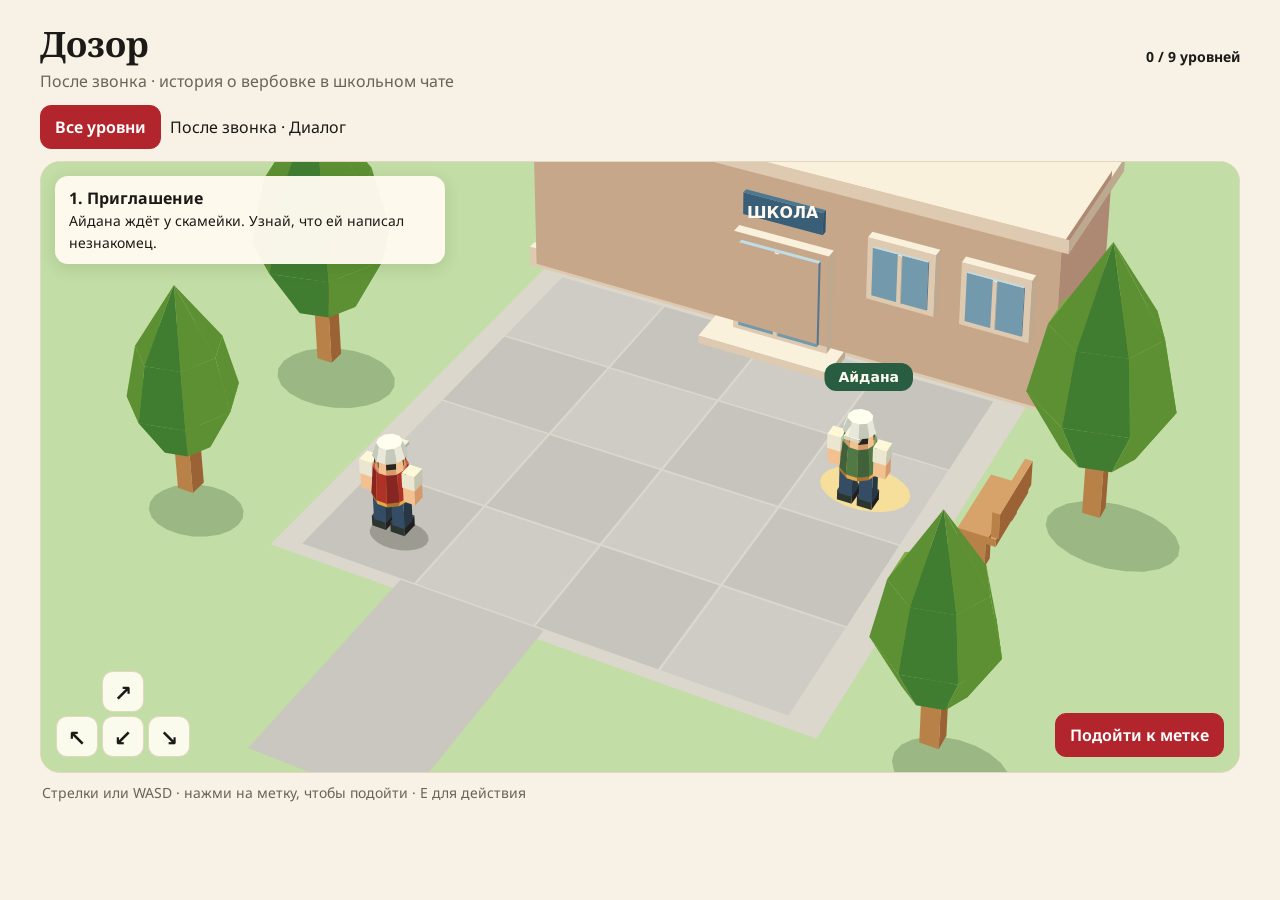
<file: games/dozor.html>
<!doctype html>
<html lang="ru">
<meta charset="utf-8">
<meta name="viewport" content="width=device-width, initial-scale=1">
<title>Дозор — против экстремистской вербовки</title>
<style>
*{box-sizing:border-box}body{margin:0;background:#f1f4e6;color:#23392a;font:16px system-ui,sans-serif}main{max-width:1240px;margin:auto;padding:20px}header{display:flex;justify-content:space-between;align-items:center;gap:14px;margin-bottom:13px}h1{margin:0;font-size:clamp(24px,4vw,35px)}header p{margin:3px 0 0;color:#435e4d}button{font:inherit;font-weight:650;color:#23392a;background:#fffdf3;border:1px solid #bfcbb2;border-radius:11px;padding:10px 14px;cursor:pointer}button:hover:not(:disabled){background:#e5f0d5}button:focus-visible{outline:3px solid #176a56;outline-offset:2px}button:disabled{opacity:.46;cursor:default}.primary{background:#265d42;color:white;border-color:#265d42}.primary:hover:not(:disabled){background:#337655}nav{display:flex;gap:7px;flex-wrap:wrap;margin-bottom:12px}nav button[aria-current]{background:#d5e9c2;border-color:#67905c}.stage{position:relative;border-radius:20px;overflow:hidden;background:#c3dda7;min-height:440px;height:min(68vh,650px);border:1px solid #a7bd93}canvas{width:100%;height:100%;display:block;touch-action:manipulation}.objective{position:absolute;top:14px;left:14px;max-width:min(390px,calc(100% - 28px));background:#fffdf3f5;border-radius:13px;padding:11px 14px;box-shadow:0 4px 16px #2b482323;pointer-events:none}.objective strong{display:block}.objective span{font-size:14px}.pad{position:absolute;bottom:15px;left:15px;display:grid;grid-template-columns:repeat(3,42px);gap:4px}.pad button{padding:0;height:41px;font-size:22px;background:#fffdf3ee}.interact{position:absolute;right:15px;bottom:15px;max-width:50%}.footer{margin:10px 2px;display:flex;justify-content:space-between;gap:12px;flex-wrap:wrap;color:#435e4d;font-size:14px}dialog{border:1px solid #a7bd93;border-radius:18px;background:#fffdf3;color:#23392a;box-shadow:0 15px 50px #1f3b3d50;width:min(540px,calc(100% - 24px));padding:22px}dialog::backdrop{background:#20362488}dialog h2{margin:0 0 10px}dialog p{line-height:1.5}.choices{display:grid;gap:8px;margin:15px 0}.choices button{text-align:left}.feedback{background:#edf3df;border-radius:8px;padding:10px}.feedback:empty{display:none}.modal-footer{display:flex;justify-content:space-between;gap:10px}.count{white-space:nowrap;font-size:14px}@media(max-width:550px){main{padding:9px}.stage{height:65vh;min-height:420px}nav button{font-size:13px;padding:7px}.count{font-size:12px}}
#map{color:#e4edf8;background:#101723;border-color:#3b495d;width:min(960px,calc(100% - 22px));padding:20px}#map header{align-items:start}#map h2{margin:0}#map p{color:#b8c6db;margin:5px 0}.map-scroll{overflow:auto;border:1px solid #2d394e;border-radius:13px;background:radial-gradient(circle,#28364a 1px,transparent 1.5px) 0 0/19px 19px,#111925}.map-grid{position:relative;width:774px;height:614px}.map-line{position:absolute;height:0;border-top:2px dashed #52627a;transform-origin:left}.map-line.done{border-top:3px solid #62d9b6}.node{position:absolute;width:126px;text-align:center;transform:translateX(-50%);display:grid;justify-items:center;gap:4px}.node button{width:62px;height:59px;padding:0;background:#232e41;color:#dfe9ff;border:2px solid #52627a;font-size:23px}.node button:disabled{opacity:.65}.node button.available{border-color:#f2bc60;color:#ffd068;background:#403221}.node button.passed{border-color:#51c9a6;color:#73eac6;background:#183d36}.node button[aria-current]{outline:2px solid #b5c9f7;outline-offset:3px}.node strong{font-size:13px}.node small{font-size:11px;color:#aebed7}.branch{position:absolute;left:20px;color:#b9cce7;font-size:14px;letter-spacing:.03em}.map-legend{padding-top:9px;font-size:13px}.map-bar{display:flex;gap:9px;margin-bottom:12px;align-items:center}.mode-controls{display:flex;gap:8px;flex-wrap:wrap}.choices button[aria-pressed=true]{background:#d5e9c2;border-color:#528263}
.evidence-columns{display:grid;grid-template-columns:1fr 1fr;gap:8px}.evidence-columns section{border:1px solid #becbb1;border-radius:10px;background:#edf3e4;padding:9px;min-height:68px}.evidence-columns h3{font-size:14px;margin:0 0 7px}.evidence-list{display:grid;gap:6px}.evidence-list article{border:1px solid #cdd6c3;border-radius:8px;background:#fffdf6;padding:8px}.evidence-list p{font-size:13px;margin:0 0 5px}.evidence-actions{display:flex;flex-wrap:wrap;gap:4px}.evidence-actions button{padding:4px 6px;font-size:11px}
</style>
<script>try{var t=JSON.parse(localStorage.getItem('ob_theme'));if(t==='dark')document.documentElement.setAttribute('data-theme','dark')}catch(e){}</script>
<link rel="preconnect" href="https://fonts.googleapis.com"><link rel="preconnect" href="https://fonts.gstatic.com" crossorigin>
<link href="https://fonts.googleapis.com/css2?family=Noto+Sans:wght@400;600;700&family=Noto+Serif:wght@700;800&display=swap" rel="stylesheet">
<style>
/* оформление под сайт «Ойгон»: тёплая кремово-красная палитра */
body{background:#f7f1e6;color:#1c1a17;font-family:'Noto Sans',system-ui,sans-serif}
h1,h2{font-family:'Noto Serif',Georgia,serif}
header p,.footer{color:#6a6357}
button{color:#1c1a17;background:#fffaf1;border-color:#e3d7c2}
button:hover:not(:disabled){background:#f3e8d4}
button:focus-visible{outline-color:#b3252c}
.primary{background:#b3252c;border-color:#b3252c;color:#fff}
.primary:hover:not(:disabled){background:#8f1d24}
nav button[aria-current]{background:#f0d9d0;border-color:#b3252c}
.stage{border-color:#e3d7c2}
.objective{background:#fffaf1f5;color:#1c1a17}
dialog{background:#fffaf1;color:#1c1a17;border-color:#e3d7c2}
dialog::backdrop{background:#17140f99}
.feedback{background:#f4ead8}
#map{background:#17140f;border-color:#3a3226}
:root[data-theme="dark"] body{background:#0f1316;color:#eef0ec}
:root[data-theme="dark"] header p,:root[data-theme="dark"] .footer{color:#9aa5a3}
:root[data-theme="dark"] button{background:#1f272c;color:#eef0ec;border-color:#2a343a}
:root[data-theme="dark"] button:hover:not(:disabled){background:#2a343a}
:root[data-theme="dark"] .primary{background:#e0545a;border-color:#e0545a;color:#12100c}
:root[data-theme="dark"] .objective,:root[data-theme="dark"] dialog{background:#171d21f5;color:#eef0ec;border-color:#2a343a}
:root[data-theme="dark"] .feedback{background:#202830}
</style>

<main>
<header><div><h1>Дозор</h1><p>После звонка · история о вербовке в школьном чате</p></div><strong class="count" id="progress"></strong></header>
<div class="map-bar"><button id="showMap" class="primary">Все уровни</button><span id="story"></span></div>
<section class="stage" aria-label="Игровая сцена">
<canvas id="world" aria-label="Трёхмерный двор. Управление стрелками или экранными кнопками."></canvas>
<div class="objective"><strong id="mission"></strong><span id="objective"></span></div>
<div class="pad" aria-label="Передвижение"><span></span><button data-dir="0,-1" aria-label="Север">↗</button><span></span><button data-dir="-1,0" aria-label="Запад">↖</button><button data-dir="0,1" aria-label="Юг">↙</button><button data-dir="1,0" aria-label="Восток">↘</button></div>
<button id="interact" class="primary interact"></button>
</section>
<div class="footer"><span>Стрелки или WASD · нажми на метку, чтобы подойти · E для действия</span><span id="status" role="status"></span></div>
</main>
<dialog id="dialog"><div class="map-bar"><button id="scenarioMap">← Все уровни</button></div><h2 id="scenarioTitle"></h2><p id="scenario"></p><div id="choices" class="choices"></div><p id="feedback" class="feedback" aria-live="polite"></p><div class="modal-footer"><button id="close">Вернуться во двор</button><button id="advance" class="primary" hidden></button></div></dialog>
<dialog id="map"><header><div><h2>Карта уровней</h2><p>Выбери эпизод. Линии показывают, какие уровни открываются дальше.</p></div><button id="closeMap" aria-label="Закрыть карту">✕</button></header><div class="map-scroll"><div id="mapGrid" class="map-grid"></div></div><p class="map-legend">✓ Пройдено · ◆ Доступно · 🔒 Требуется предыдущий уровень</p></dialog>
<script src="../i18n-ky.js?v=13"></script>
<script src="../i18n-ky2.js?v=13"></script>
<script src="../i18n.js?v=13"></script>
<script>
const missions=[
 {title:"Приглашение",place:"Айдана",point:[3,1],goal:"Айдана ждёт у скамейки. Узнай, что ей написал незнакомец.",scenario:"После уроков Айдана показывает тебе телефон. В школьном чате кто-то заметил, что её одноклассник Тимур недавно поссорился с друзьями. Теперь незнакомец пишет им обоим, обещает поддержку и зовёт в закрытую группу, где оправдывают насилие. Он просит никому не показывать переписку.",question:"Что посоветуешь Айдане?",options:[
 ["Попросить прислать ссылку на группу","Переход по ссылке продолжит контакт. Здесь уже есть два тревожных признака: оправдание насилия и требование секретности."],
 ["Пожаловаться на сообщение и заблокировать отправителя","Жалоба передаёт сообщение на проверку платформе. Блокировка помогает прекратить контакт.",true],
 ["Переслать приглашение всему классу","Пересылка распространяет приглашение. Для помощи можно рассказать о ситуации взрослому, которому доверяешь."]]},
 {title:"Обрезанный скриншот",place:"Мира",point:[1,0],goal:"Подойди к Мире у входа. Она видела публикацию, которую переслал Тимур.",scenario:"Айдана отправила жалобу. Тем временем Тимур уже переслал в классный чат обрезанный скриншот из закрытой группы. Мира заметила, что из скриншота вырезаны дата и начало разговора. Подпись обвиняет целую группу людей.",question:"Как вы с Мирой проверите утверждение?",options:[
 ["Поверить, если скриншот прислали несколько друзей","Количество пересылок ничего не говорит о достоверности исходного сообщения."],
 ["Переслать скриншот с подписью «Правда ли?»","Даже с вопросом пересылка распространяет обвинение. Проверить его можно без публикации."],
 ["Найти исходную публикацию и сверить контекст","Оригинал, дата и независимое подтверждение помогают оценить утверждение. Обвинение в адрес целой группы само по себе ничего не доказывает.",true]]},
 {title:"Разговор с Тимуром",place:"Тимур",point:[3,3],goal:"Найди Тимура у выхода со двора и поговори с ним наедине.",scenario:"Вы с Мирой нашли исходную публикацию: скриншот искажал смысл разговора. Тимур признаётся, что в группе его сначала выслушали, а теперь давят на него и подталкивают к насилию. Он боится, что в школе будут винить его за пересылку.",question:"Что скажешь Тимуру?",options:[
 ["Выслушать и предложить вместе поговорить со взрослым, которому вы доверяете","Спокойный разговор помогает другу обратиться за поддержкой. Можно вместе обсудить блокировку и жалобу.",true],
 ["Пристыдить друга перед классом","Публичное обвинение может усилить страх и заставить друга замолчать."],
 ["Пообещать держать всё в секрете","Если человека склоняют к насилию, помощь взрослого важнее обещания молчать."]]},
 {title:"Сообщение учителю",place:"Эльмира эже",point:[0,1],goal:"Подойди к Эльмире эже у крыльца. Тимур согласился поговорить с ней вместе с тобой.",scenario:"По пути к учителю Тимур замечает в чате конкретную угрозу насилия в школе. Эльмира эже уже во дворе. Тимур показывает тебе сообщение и спрашивает, как поступить.",question:"Какой шаг вы сделаете первым?",options:[
 ["Вступить в перепалку с автором сообщения","Спор отнимает время и может усилить конфликт. Рядом есть взрослый, который может помочь."],
 ["Сразу показать сообщение учителю и отойти в безопасное место","При конкретной угрозе важно быстро сообщить взрослому и уйти из опасной зоны. При непосредственной опасности обращаются в местные экстренные службы.",true],
 ["Подождать, пока другие решат, серьёзна ли угроза","Ожидание задерживает помощь. Сообщи взрослому сразу, даже если подлинность угрозы ещё предстоит проверить."]]}
 ,{title:"Громкий заголовок",place:"Нур",point:[2,1],goal:"Нур у входа. Разберите карточку, которую переслали в школьное медиа.",mode:"inspect",scenario:"Школьному медиа прислали картинку с обвинением и призывом «перешли всем». На карточке есть фрагмент цитаты. Какие два пункта реально помогут проверить её?",options:[
 ["Найти полную запись и сравнить цитату с оригиналом","",true],
 ["Посмотреть, собрала ли картинка много реакций",""],
 ["Сверить дату, автора и контекст исходной записи","",true],
 ["Попросить друзей переслать карточку дальше",""]],
 result:"Полная запись и сведения об источнике помогают обнаружить искажение. Число реакций не подтверждает содержание."},
 {title:"Редакционный выбор",place:"Лейла",point:[3,2],goal:"Поговори с Лейлой у скамейки. Она готовит пост для школьного канала.",scenario:"Оригинал подтвердил, что цитату вырвали из контекста. Школьный канал хочет объяснить ситуацию, пока ложное обвинение расходится по чатам.",question:"Как исправить ошибку?",options:[
 ["Опубликовать краткое исправление со ссылкой на оригинал","Читатели увидят проверяемый источник, а исправление не повторит ложное обвинение в заголовке.",true],
 ["Повторить ложное обвинение крупным заголовком","Даже под опровержением яркий ложный заголовок может разойтись отдельно."],
 ["Предложить подписчикам найти и пристыдить автора","Травля может затронуть непричастных и не помогает проверить информацию."]]},
 {title:"Навязчивый куратор",place:"Бек",point:[2,3],goal:"Бек ждёт у выхода. Помоги ему составить план после разговора в игровом чате.",mode:"order",scenario:"В игровом чате незнакомый «куратор» оправдывает насилие и требует продолжить беседу в личке. Прямой угрозы сейчас нет. Разложи предложенные шаги по порядку: прекратить разговор, передать жалобу через меню сообщения, затем заблокировать контакт.",options:[
 ["Заблокировать контакт и прекратить получение сообщений","",3],
 ["Перестать отвечать и не переходить по ссылкам","",1],
 ["Отправить жалобу через меню сообщения","",2]],
 result:"Так Бек прекращает разговор, передаёт сообщение на проверку и ограничивает дальнейший контакт."},
 {title:"Поддержка после чата",place:"Дина эже",point:[0,1],goal:"Подойди к Дине эже. Бек хочет рассказать о случившемся взрослому.",scenario:"Даже после блокировки Бек беспокоится, что его будут осуждать за то, что он вообще ответил незнакомцу. Он просит помочь начать разговор с Диной эже.",question:"Как начать этот разговор?",options:[
 ["Рассказать о переписке при всех без согласия Бека","Публичность может помешать Беку попросить о помощи."],
 ["Предложить поговорить наедине и остаться рядом, если Бек этого хочет","Так Бек может рассказать о давлении в спокойной обстановке и получить поддержку.",true],
 ["Посоветовать больше никому об этом не говорить","Поддержка взрослого помогает справиться с переживаниями и обсудить следующий безопасный шаг."]]}
 ,{title:"Три версии",mode:"investigate",goal:"В чате обвиняют Арсена в распространении призывов к насилию. Поговори с тремя свидетелями и выясни, что они видели.",
 witnesses:[
  {place:"Самира",point:[3,1],note:"Я видела обрезанный скриншот в классном чате. На нём был ответ Арсена «он прав», но сообщение, на которое он отвечал, не попало в кадр."},
  {place:"Данияр",point:[1,0],note:"Я видел полный фрагмент переписки. Арсен отвечал на предложение закрыть спор. Призыв к насилию написал другой аккаунт."},
  {place:"Алина",point:[3,3],note:"Мне сказали, что аккаунтом якобы управляет Арсен. Я не видела, кто им пользуется, а тот, кто мне это сказал, сослался на слух в другом чате."}
 ],
 cards:[
  ["Автор другого аккаунта — Арсен.",false],
  ["На обрезанном скриншоте отсутствовало сообщение, на которое ответил Арсен.",true],
  ["Арсен поддержал призыв к насилию словами «он прав».",false],
  ["В полном фрагменте ответ Арсена относится к предложению закрыть спор.",true],
  ["Призыв к насилию появился под именем другого аккаунта.",true],
  ["Арсен и автор сообщения действовали по договорённости.",false]
 ]}
];
const treeNodes=[
 [90,102,-1],[280,102,0],[470,102,1],[660,102,2],
 [280,240,0],[470,240,4],[280,379,0],[470,379,6],[280,518,0]
];
const $=id=>document.getElementById(id), canvas=$("world"), ctx=canvas.getContext("2d");
const storageKey="dozor-map-v3";
let completed=new Set();
try{
 const saved=JSON.parse(localStorage.getItem(storageKey));
 const legacy=Math.min(4,Number(localStorage.getItem("dozor-actions-v2"))||0);
 completed=new Set(Array.isArray(saved)?saved.filter(id=>Number.isInteger(id)&&treeNodes[id]):[0,1,2,3].slice(0,legacy));
}catch{}
const unlocked=i=>i===0||completed.has(treeNodes[i][2]);
const story=i=>i<4?"После звонка":i<6?"Школьное медиа":i<8?"Игровой чат":"Расследование во дворе";
const mode=i=>({inspect:"Проверка источника",order:"План действий",investigate:"Сбор показаний"}[missions[i].mode]||"Диалог");
let index=0, player=[0,3], visual=[...player], route=[], facing=[0,-1], moving=false, correct=false, last=0, marker=[0,0];
let witnessCount=0;
const target=()=>missions[index].witnesses?.[witnessCount]??missions[index];
const forest=[[-1.65,1.4,1.2],[4.65,.45,1.18],[-1.65,3.3,.9],[4.45,3.25,.94]];
const colors={wood:["#d7a36a","#b78148","#9b6335"],path:["#e0c48e","#cfb17a","#c6a674"],leaf:["#7fac43","#5c9032","#417d31"],wall:["#f0eadb","#ddd9c3","#bdbba7"]};
const faces=[];
let width=0,height=0,scale=0,centerX=0,centerY=0;
function depth(x,z){return x*.45+z*.89;}
function project([x,y,z]){
 const d=depth(x-1.65,z-1.55), perspective=1/(1-.046*(d+y*.4));
 return [centerX+((x-1.65)*.89-(z-1.55)*.45)*scale*perspective,centerY+(d*.63-y*.81)*scale*perspective];
}
function face(vertices,color){
 const distance=vertices.reduce((n,[x,y,z])=>n+depth(x,z)+y*.76,0)/vertices.length;
 faces.push({vertices,color,distance});
}
function slab(x,z,w,d,y,color){face([[x,y,z],[x+w,y,z],[x+w,y,z+d],[x,y,z+d]],color);}
function box(x,y,z,w,h,d,p){
 const X=x+w,Y=y+h,Z=z+d;
 slab(x,z,w,d,Y,p[0]);
 face([[x,y,Z],[X,y,Z],[X,Y,Z],[x,Y,Z]],p[1]);
 face([[X,y,z],[X,y,Z],[X,Y,Z],[X,Y,z]],p[2]);
}
function round(x,y,z,r,h,ris,sides,p){
 const ring=(r,y)=>Array.from({length:sides},(_,i)=>[x+r*Math.cos(i*2*Math.PI/sides),y,z+r*Math.sin(i*2*Math.PI/sides)]);
 const a=ring(r,y),b=ring(ris,y+h);
 for(let i=0;i<sides;i++){
   const j=(i+1)%sides, angle=(i+.5)*2*Math.PI/sides;
   if(Math.cos(angle)*.45+Math.sin(angle)*.89>-.16)face([a[i],a[j],b[j],b[i]],p[1+i%(p.length-1)]);
 }
 if(ris)face(b,p[0]);
}
function poly(points,color){
 ctx.beginPath();
 points.forEach(([x,y],i)=>i?ctx.lineTo(x,y):ctx.moveTo(x,y));
 ctx.closePath();ctx.fillStyle=color;ctx.fill();
}
function flat(x,z,rx,rz,c){
 poly(Array.from({length:22},(_,i)=>{const a=i*Math.PI/11;return project([x+Math.cos(a)*rx,.003,z+Math.sin(a)*rz]);}),c);
}
function tree(x,z,s){
 box(x-.07,0,z-.07,.14,.66*s,.14,colors.wood);
 round(x,.48*s,z,.24*s,.44*s,.48*s,7,colors.leaf);
 round(x,.92*s,z,.48*s,.51*s,.37*s,7,colors.leaf);
 round(x,1.43*s,z,.37*s,.61*s,0,7,colors.leaf);
}
function character(x,z,npc=false){
 const [dx,dz]=npc?[0,1]:facing, twist=dx!==0, stride=moving&&!npc?Math.sin(last/67)*.052:0;
 const legs=["#496879","#344d64","#273744"], boots=["#3a433e","#2d352f","#211f1e"], red=npc?[["#79a65f","#517945","#41613a"],["#b488bc","#885e91","#66416f"],["#5391be","#35648e","#294d72"],["#b78655","#92653e","#69482e"]][index%4]:["#da503c","#ae3225","#862521"], skin=["#ffe0af","#f3c190","#d69a6a"];
 for(const k of [-1,1]){
   const a=k*.082,b=k*stride;
   const px=x+(twist?b:a),pz=z+(twist?a:b);
   box(px-.054,.05,pz-.055,.108,.26,.11,legs);
   box(px-.061,0,pz-.072,.122,.09,.144,boots);
   const ax=x+(twist?0:k*.187),az=z+(twist?k*.187:0);
   box(ax-.05,.306,az-.053,.10,.20,.106,skin);
   box(ax-.055,.437,az-.057,.11,.13,.114,["#fff8d8","#ebe6cf","#c3c4b1"]);
 }
 round(x,.275,z,.14,.043,.151,10,["#e8b04e","#e7a846","#ad732e"]);
 round(x,.318,z,.151,.25,.132,10,red);
 round(x,.545,z,.115,.17,.105,10,skin);
 round(x,.595,z,.117,.052,.119,10,["#3c3530","#2b2d28","#252622"]);
 round(x,.661,z,.133,.107,.098,10,["#ffffef","#e8e7db","#c3c9bb"]);
 box(x+dx*.105-.064,.656,z+dz*.105-.063,.128,.028,.126,["#f7f6dc","#d6d8c4","#aab5a6"]);
}
function render(){
 const dpr=Math.min(2,window.devicePixelRatio||1), w=canvas.clientWidth,h=canvas.clientHeight;
 if(!w||!h)return;
 if(w!==width||h!==height||canvas.width!==Math.round(w*dpr)){
  width=w;height=h;canvas.width=Math.round(w*dpr);canvas.height=Math.round(h*dpr);
 }
 ctx.setTransform(dpr,0,0,dpr,0,0);
 scale=Math.min(width/6.4,height/4.7);centerX=width*.53;centerY=height*.52;
 ctx.fillStyle="#c2dda5";ctx.fillRect(0,0,width,height);
 poly([[-.7,0,-.55],[3.75,0,-.55],[3.75,0,3.6],[-.7,0,3.6]].map(project),"#dbd7cc");
 for(let z=0;z<4;z++)for(let x=0;x<4;x++){
  poly([[x-.49,.004,z-.49],[x+.49,.004,z-.49],[x+.49,.004,z+.49],[x-.49,.004,z+.49]].map(project),(x+z)%2?"#c7c4be":"#cfccc5");
 }
 poly([[.38,0,3.5],[1.58,0,3.5],[1.58,0,5.4],[.38,0,5.4]].map(project),"#c9c7bf");
 forest.forEach(([x,z,s])=>flat(x+.22,z+.23,.43*s,.32*s,"#9bb884"));
 flat(visual[0]+.1,visual[1]+.08,.24,.16,"#9b9b91");
 const [mx,mz]=target().point??[-10,-10];
 if(target().point)flat(mx,mz,.36,.26,"#f5df9b");
 faces.length=0;
 forest.forEach(t=>tree(...t));
 const brick=["#d9c5a7","#c6a78a","#ad8873"];
 const trim=["#faf1dc","#decab0","#bda890"];
 const glass=["#bedde6","#7399ac","#56778e"];
 box(-.8,0,-1.83,4.75,1.58,1.25,brick);
 box(-.9,1.56,-1.9,4.93,.13,1.39,trim);
 box(-.84,0,-.62,4.82,.19,.08,trim);
 for(const x of [-.48,.33,2.35,3.16]){
   box(x,.64,-.6,.59,.59,.09,trim);
   box(x+.055,.70,-.507,.48,.46,.022,glass);
   box(x+.28,.70,-.483,.035,.46,.018,trim);
 }
 box(1.16,0,-.59,.86,.96,.1,trim);
 box(1.23,.075,-.485,.72,.82,.043,glass);
 box(1.56,.075,-.44,.036,.82,.019,trim);
 box(1.00,0,-.51,1.18,.075,.36,trim);
 box(1.23,1.13,-.57,.72,.21,.055,["#4d7892","#385f77","#2e536a"]);
 for(const z of [.75,2.0]){
   const x=3.92;
   box(x,0,z,.22,.23,.11,colors.wood);
   box(x,0,z+.58,.22,.23,.11,colors.wood);
   box(x,.22,z,.30,.065,.7,colors.wood);
   box(x+.26,.30,z,.06,.22,.7,colors.wood);
 }
 const offset=visual[0]===mx&&visual[1]===mz?.23:0;
 if(target().point)character(mx+offset,mz+.14,true);
 character(...visual);
 faces.sort((a,b)=>a.distance-b.distance).forEach(f=>poly(f.vertices.map(project),f.color));
 const sign=project([1.59,1.24,-.51]);
 ctx.font="700 "+Math.max(10,scale*.122)+"px system-ui";ctx.textAlign="center";ctx.textBaseline="middle";ctx.fillStyle="#fff9ef";ctx.fillText("ШКОЛА",sign[0],sign[1]);
 if(!target().point)return;
 marker=project([mx,1.04,mz]);
 const text=target().place;
 ctx.font="700 14px system-ui";const tw=ctx.measureText(text).width+28;
 ctx.fillStyle="#285d42";ctx.beginPath();ctx.roundRect(marker[0]-tw/2,marker[1]-14,tw,28,12);ctx.fill();
 ctx.textAlign="center";ctx.textBaseline="middle";ctx.fillStyle="#fffdf0";ctx.fillText(text,marker[0],marker[1]+1);
}
function adjacent(){if(!target().point)return true;const [x,z]=target().point;return Math.abs(player[0]-x)+Math.abs(player[1]-z)<=1;}
function updateButton(){
 $("interact").disabled=moving||route.length>0;
 $("interact").textContent=!target().point?"Разобрать показания · E":adjacent()?(missions[index].witnesses?"Поговорить · E":"Открыть ситуацию · E"):"Подойти к "+(missions[index].witnesses?target().place:"метке");
}
function load(i){
 index=i;witnessCount=0;player=[0,3];visual=[...player];route=[];moving=false;facing=[0,-1];
 $("mission").textContent=(i+1)+". "+missions[i].title;
 $("objective").textContent=missions[i].goal;
 $("story").textContent=story(i)+" · "+mode(i);
 $("status").textContent=completed.has(i)?"Эпизод пройден":"";
 updateProgress();
 updateButton();render();
}
function step(dx,dz){
 const x=player[0]+dx,z=player[1]+dz;
 if(x<0||x>3||z<0||z>3)return;
 facing=[dx,dz];player=[x,z];moving=true;updateButton();
}
function approach(){
 if(moving||route.length)return;
 if(adjacent()){openScenario();return;}
 const [x,z]=target().point;
 let [a,b]=player;
 while(Math.abs(x-a)+Math.abs(z-b)>1){
  const dx=Math.sign(x-a),dz=dx?0:Math.sign(z-b);
  route.push([dx,dz]);a+=dx;b+=dz;
 }
 step(...route.shift());
}
function animate(time){
 const delta=Math.min(40,time-last||16);last=time;
 if(moving){
   const distance=Math.hypot(player[0]-visual[0],player[1]-visual[1]), amount=delta*.008;
   if(distance<=amount){
     visual=[...player];moving=false;
     if(route.length)step(...route.shift());
     else updateButton();
   }else visual=visual.map((v,i)=>v+(player[i]-v)*amount/distance);
   render();
 }
 requestAnimationFrame(animate);
}
function updateProgress(){
 $("progress").textContent=completed.size+" / "+missions.length+" уровней";
}
function drawMap(){
 const grid=$("mapGrid");grid.replaceChildren();
 for(const [title,top] of [["После звонка",22],["Школьное медиа",160],["Игровой чат",299],["Расследование во дворе",438]]){
  const label=document.createElement("strong");label.className="branch";label.textContent=title;label.style.top=top+"px";grid.append(label);
 }
 treeNodes.forEach(([x,y,parent],i)=>{
  if(parent<0)return;
  const [px,py]=treeNodes[parent], dx=x-px,dy=y-py;
  const line=document.createElement("div");line.className="map-line"+(completed.has(i)?" done":"");
  Object.assign(line.style,{left:px+"px",top:y-dy+"px",width:Math.hypot(dx,dy)+"px",transform:"rotate("+Math.atan2(dy,dx)+"rad)"});
  grid.append(line);
 });
 treeNodes.forEach(([x,y,parent],i)=>{
  const node=document.createElement("div");node.className="node";node.style.left=x+"px";node.style.top=y-29+"px";
  const button=document.createElement("button");button.disabled=!unlocked(i);
  const label=document.createElement("strong"), format=document.createElement("small");
  label.textContent=missions[i].title;format.textContent=mode(i);
  button.textContent=completed.has(i)?"✓":button.disabled?"🔒":missions[i].mode==="inspect"?"⌕":missions[i].mode==="order"?"≡":"◆";
  button.setAttribute("aria-label",missions[i].title+(button.disabled?". Сначала пройди «"+missions[parent].title+"»":""));
  if(i===index)button.setAttribute("aria-current","step");
  button.className=completed.has(i)?"passed":button.disabled?"":"available";
  button.onclick=()=>{$("map").close();load(i);};node.append(button,label,format);grid.append(node);
 });
}
function openMap(){drawMap();$("map").showModal();}
$("showMap").onclick=openMap;
$("scenarioMap").onclick=()=>{$("dialog").close();openMap();};
$("closeMap").onclick=()=>$("map").close();
function openWitness(dialog){
 const witness=target();
 $("scenarioTitle").textContent=witness.place;
 $("scenario").textContent=witness.note;
 $("choices").replaceChildren();$("feedback").textContent="";
 $("advance").textContent="Записать показание";$("advance").hidden=false;
 $("advance").onclick=()=>{
  witnessCount++;dialog.close();
  const next=target().place;
  $("objective").textContent=next?"Показания: "+witnessCount+"/3. Следующий свидетель: "+next+".":"Показания: 3/3. Открой разбор и отдели подтверждённые сведения от слухов.";
  updateButton();render();
 };
 dialog.showModal();
}
function sortEvidence(mission,finish){
 const area=$("choices"), assigned=Array(mission.cards.length).fill(null);
 const notes=document.createElement("details"), summary=document.createElement("summary");
 summary.textContent="Перечитать показания";notes.append(summary);
 for(const {place,note} of mission.witnesses){
  const item=document.createElement("p");item.textContent=place+": "+note;notes.append(item);
 }
 const pending=document.createElement("div"), columns=document.createElement("div");
 pending.className="evidence-list";columns.className="evidence-columns";
 const labels=["Что известно","Что пока только слух"];
 const bins=labels.map(label=>{
  const bin=document.createElement("section"), heading=document.createElement("h3"), list=document.createElement("div");
  heading.textContent=label;list.className="evidence-list";bin.append(heading,list);columns.append(bin);return list;
 });
 const check=document.createElement("button");check.className="primary";check.textContent="Проверить выводы";
 check.onclick=()=>{
  const mistakes=mission.cards.filter(([,known],i)=>assigned[i]!==Number(!known)).length;
  finish(mistakes===0,mistakes?"Проверь показания ещё раз. Утверждений не в своей колонке: "+mistakes+".":"Ответ Арсена касался окончания спора. По показаниям нельзя установить, кто управлял другим аккаунтом. Сообщи взрослому о самом призыве к насилию и покажи полный контекст без публичных обвинений.");
 };
 function drawCards(){
  pending.replaceChildren();bins.forEach(bin=>bin.replaceChildren());
  mission.cards.forEach(([claim],i)=>{
   const card=document.createElement("article"), text=document.createElement("p"), actions=document.createElement("div");
   text.textContent=claim;actions.className="evidence-actions";
   labels.forEach((label,column)=>{
    const button=document.createElement("button");button.textContent=label;
    button.setAttribute("aria-pressed",String(assigned[i]===column));
    button.onclick=()=>{assigned[i]=column;drawCards();cards[i][column].focus();};
    actions.append(button);
   });
   cards[i]=[...actions.children];
   card.append(text,actions);(assigned[i]===null?pending:bins[assigned[i]]).append(card);
  });
  check.disabled=assigned.includes(null);
 }
 const cards=[];
 area.replaceChildren(notes,pending,columns,check);
 drawCards();
}
function openScenario(){
 const dialog=$("dialog"), mission=missions[index];
 if(dialog.open||$("map").open||moving||!adjacent())return;
 if(mission.witnesses&&witnessCount<mission.witnesses.length){openWitness(dialog);return;}
 correct=false;$("scenarioTitle").textContent=mission.title;
 $("scenario").textContent=mission.witnesses?"Сверь показания и распредели утверждения между двумя колонками.":mission.scenario+(mission.question?" "+mission.question:"");
 $("feedback").textContent="";$("advance").hidden=true;
 const chosen=[];
 const next=treeNodes.findIndex(([,y,parent])=>parent===index&&y===treeNodes[index][1]);
 function finish(safe,feedback){
   if(correct)return;
   $("feedback").textContent=(safe?"Верный выбор. ":"Попробуй ещё раз. ")+feedback+(safe&&index===3?" Эльмира эже выслушала вас и передала сообщение администрации. Тимур вышел из группы и договорился поговорить со школьным психологом.":"");
   if(!safe)return;
   correct=true;completed.add(index);
   try{localStorage.setItem(storageKey,JSON.stringify([...completed]));}catch{}
   updateProgress();
   $("status").textContent=completed.size===missions.length?"Все уровни пройдены":"Эпизод пройден";
   $("choices").querySelectorAll("button").forEach(choice=>choice.disabled=true);
   $("advance").textContent=next<0?"К карте уровней":"Следующая миссия";
   $("advance").onclick=()=>{dialog.close();if(next<0)openMap();else load(next);};
   $("advance").hidden=false;$("advance").focus();
 }
 if(mission.witnesses){sortEvidence(mission,finish);dialog.showModal();return;}
 const buttons=mission.options.map(([label,feedback,safe],i)=>{
  const button=document.createElement("button");button.textContent=label;
  if(mission.mode)button.setAttribute("aria-pressed","false");
  button.onclick=()=>{
   if(!mission.mode){finish(safe,feedback);return;}
   const at=chosen.indexOf(i);
   if(at<0)chosen.push(i);else chosen.splice(at,1);
   buttons.forEach((item,n)=>{
    const order=chosen.indexOf(n);
    item.setAttribute("aria-pressed",String(order>=0));
    item.textContent=(mission.mode==="order"&&order>=0?(order+1)+". ":"")+mission.options[n][0];
   });
  };
  return button;
 });
 $("choices").replaceChildren(...buttons);
 if(mission.mode){
  const check=document.createElement("button");check.textContent="Проверить";check.className="primary";
  check.onclick=()=>{
   const safe=mission.mode==="inspect"?chosen.length===2&&chosen.every(i=>mission.options[i][2]):chosen.length===buttons.length&&chosen.every((i,n)=>mission.options[i][2]===n+1);
   finish(safe,safe?mission.result:mission.mode==="inspect"?"Отметь два способа проверить исходную публикацию.":"Проверь, в каком порядке Бек прекращает разговор, жалуется и блокирует контакт.");
  };
  $("choices").append(check);
 }
 dialog.showModal();
}
$("close").onclick=()=>$("dialog").close();
$("interact").onclick=approach;
document.querySelectorAll("[data-dir]").forEach(b=>b.onclick=()=>{if(!moving&&!route.length)step(...b.dataset.dir.split(",").map(Number));});
canvas.addEventListener("click",event=>{
 if(!target().point)return;
 const rect=canvas.getBoundingClientRect();
 if(Math.abs(event.clientX-rect.left-marker[0])<82&&Math.abs(event.clientY-rect.top-marker[1])<41)approach();
});
const keys={ArrowUp:[0,-1],ArrowDown:[0,1],ArrowLeft:[-1,0],ArrowRight:[1,0],KeyW:[0,-1],KeyS:[0,1],KeyA:[-1,0],KeyD:[1,0]};
document.addEventListener("keydown",event=>{
 if($("dialog").open||$("map").open||event.altKey||event.ctrlKey||event.metaKey)return;
 if(keys[event.code]){event.preventDefault();if(!moving&&!route.length)step(...keys[event.code]);}
 if(event.code==="KeyE"&&!event.repeat)approach();
});
window.addEventListener("resize",render);
load(index);requestAnimationFrame(animate);
</script>
</html>
</file>
<file: style.css>
:root{
  --bg:#e8e8ec; --card:#fff; --soft:#f3f3f6; --ink:#16161a; --mute:#6c6c77; --line:rgba(22,22,30,.08);
  --ok:#17935f; --okbg:#e3f6ed; --bad:#d9363e; --badbg:#fde9ea; --warn:#b97400; --warnbg:#fff3dc;
  --dark:#18181c; --dark-ink:#fff;
  --g:linear-gradient(120deg,#ffa07a,#e070d8 52%,#6f8dff);
  --shadow:0 1px 2px rgba(20,20,40,.04),0 14px 34px -14px rgba(20,20,40,.16);
  --r:24px; --glass:rgba(255,255,255,.72);
}
*{box-sizing:border-box;margin:0}
html{-webkit-text-size-adjust:100%}
body{
  font-family:'Lexend',system-ui,-apple-system,'Segoe UI',Roboto,sans-serif;font-weight:400;color:var(--ink);
  background:
    radial-gradient(60vmax 40vmax at 10% -10%,rgba(255,160,122,.28),transparent 60%),
    radial-gradient(50vmax 40vmax at 100% 10%,rgba(111,141,255,.22),transparent 60%),
    radial-gradient(50vmax 40vmax at 50% 110%,rgba(224,112,216,.18),transparent 60%),
    var(--bg);
  background-attachment:fixed;
  min-height:100vh;line-height:1.5;padding-bottom:120px;
}
button{font:inherit;color:inherit;background:none;border:0;cursor:pointer}
button:focus-visible,a:focus-visible,input:focus-visible,textarea:focus-visible,select:focus-visible{outline:2px solid #6f8dff;outline-offset:2px}
a{color:inherit}
h1,h2,h3{font-weight:500;letter-spacing:-.01em;line-height:1.2}
h1{font-size:clamp(26px,5vw,36px)} h2{font-size:21px} h3{font-size:17px}
p{color:var(--mute)}
.wrap{width:min(760px,100% - 32px);margin:0 auto}

/* header */
.top{position:sticky;top:12px;z-index:20;width:min(760px,100% - 24px);margin:12px auto 0;display:flex;align-items:center;gap:10px;
  padding:8px 10px 8px 14px;border-radius:999px;background:var(--glass);backdrop-filter:blur(18px);-webkit-backdrop-filter:blur(18px);
  border:1px solid var(--line);box-shadow:var(--shadow)}
.logo{display:flex;align-items:center;gap:8px;text-decoration:none;font-weight:600;font-size:18px;margin-right:auto}
.topnav{display:none;gap:2px}
.topnav button{padding:7px 12px;border-radius:999px;font-size:14px;color:var(--mute)}
.topnav button:hover{background:var(--soft);color:var(--ink)}
.lang{display:flex;background:var(--soft);border-radius:999px;padding:3px}
.lang button{padding:5px 11px;border-radius:999px;font-size:12px;color:var(--mute)}
.lang button[aria-pressed="true"]{background:var(--card);color:var(--ink);box-shadow:0 1px 3px rgba(0,0,0,.12)}
.menu{width:36px;height:36px;border-radius:50%;display:grid;place-items:center;background:var(--soft)}
@media (min-width:760px){.topnav{display:flex}.menu{display:none}}

/* page */
main{outline:none}
.page{width:min(760px,100% - 32px);margin:26px auto 0;display:grid;grid-template-columns:minmax(0,1fr);gap:16px}
.page>*{min-width:0}
.page-head{display:grid;gap:6px;padding:0 4px}
.page-head p{max-width:56ch}
.card{background:var(--card);border-radius:var(--r);padding:20px;box-shadow:var(--shadow);border:1px solid var(--line)}
.rim{position:relative;border:0}
.rim::before{content:"";position:absolute;inset:0;border-radius:inherit;padding:2px;background:var(--g);
  -webkit-mask:linear-gradient(#000 0 0) content-box,linear-gradient(#000 0 0);-webkit-mask-composite:xor;mask-composite:exclude;pointer-events:none}
.eyebrow{font-size:12px;letter-spacing:.08em;text-transform:uppercase;color:var(--mute)}
.badge{display:inline-flex;align-items:center;gap:6px;padding:4px 10px;border-radius:999px;font-size:12px;background:var(--soft);color:var(--mute)}
.badge.ok{background:var(--okbg);color:var(--ok)} .badge.bad{background:var(--badbg);color:var(--bad)} .badge.warn{background:var(--warnbg);color:var(--warn)}
.btn{text-decoration:none;display:inline-flex;align-items:center;justify-content:center;gap:8px;padding:12px 20px;border-radius:999px;background:var(--dark);color:var(--dark-ink);font-size:15px;font-weight:500;
  box-shadow:0 10px 22px -10px rgba(0,0,0,.45);transition:transform .15s}
.btn:hover{transform:translateY(-1px)} .btn:active{transform:translateY(0) scale(.98)}
.btn.ghost{background:var(--soft);color:var(--ink);box-shadow:none}
.btn.sm{padding:8px 14px;font-size:13px}
.btn[disabled]{opacity:.5;pointer-events:none}
.row{display:flex;gap:10px;flex-wrap:wrap;align-items:center}
.sp{flex:1}

/* hero */
.hero{display:grid;gap:14px;padding:24px}
.hero h1 em{font-style:normal;background:var(--g);-webkit-background-clip:text;background-clip:text;color:transparent}
.meter{height:10px;border-radius:99px;background:var(--soft);overflow:hidden}
.meter i{display:block;height:100%;border-radius:99px;background:var(--g);transition:width .6s cubic-bezier(.2,.8,.2,1)}
.stats{display:grid;grid-template-columns:1fr 1fr;gap:10px}
.stat{background:var(--soft);border-radius:18px;padding:12px 14px}
.stat b{display:block;font-size:22px;font-weight:500}
.stat span{font-size:12px;color:var(--mute)}

/* feed */
.post{display:grid;gap:10px}
.post h3{font-size:19px}
.post p{color:var(--ink);opacity:.82}
.post-meta{display:flex;align-items:center;gap:10px;font-size:13px;color:var(--mute)}
.avatar{width:34px;height:34px;border-radius:50%;background:var(--g);display:grid;place-items:center;color:#fff;font-size:13px;font-weight:600;flex:none}
.react{display:flex;gap:8px;flex-wrap:wrap;margin-top:4px}
.react button{padding:7px 14px;border-radius:999px;background:var(--soft);font-size:13px;color:var(--mute);display:inline-flex;gap:6px;align-items:center;transition:.15s}
.react button[aria-pressed="true"]{background:var(--dark);color:var(--dark-ink)}
.hscroll{display:flex;gap:12px;overflow-x:auto;scroll-snap-type:x mandatory;padding:4px 16px 14px;margin:0 -16px;scrollbar-width:none}
.hscroll::-webkit-scrollbar{display:none}
.ev{flex:0 0 min(260px,78%);scroll-snap-align:start;display:grid;gap:8px;align-content:start}
.ev h3{font-size:16px}.ev p{font-size:13px}
.afisha-head{display:flex;align-items:center;gap:10px;padding:0 4px}
.afisha-head h2{font-size:18px}
.chips{display:flex;gap:8px;flex-wrap:wrap}
.chip{padding:8px 14px;border-radius:999px;background:var(--card);border:1px solid var(--line);font-size:13px;color:var(--mute)}
.chip[aria-pressed="true"]{background:var(--dark);color:var(--dark-ink);border-color:transparent}
.ev-list{display:grid;gap:12px}
.date{font-size:13px;color:var(--ink);font-weight:500}
.notice{font-size:12px;color:var(--mute);text-align:center;padding:6px 12px}

/* dock */
.dock{position:fixed;left:50%;bottom:calc(14px + env(safe-area-inset-bottom));transform:translateX(-50%);z-index:30;width:min(580px,100% - 16px);
  display:grid;grid-template-columns:repeat(7,1fr);gap:2px;padding:6px;border-radius:30px;background:var(--glass);
  backdrop-filter:blur(20px);-webkit-backdrop-filter:blur(20px);border:1px solid var(--line);box-shadow:0 18px 40px -12px rgba(20,20,40,.3)}
.dock a{display:grid;justify-items:center;gap:2px;padding:8px 0 7px;border-radius:22px;text-decoration:none;color:var(--mute);font-size:10px;transition:.2s;position:relative}
.dock a svg{width:21px;height:21px;fill:none;stroke:currentColor;stroke-width:1.7;stroke-linecap:round;stroke-linejoin:round}
.dock a[aria-current="page"]{background:var(--dark);color:var(--dark-ink)}
.dock a:not([aria-current]):hover{background:var(--soft);color:var(--ink)}
@media (max-width:420px){.dock a{font-size:9px;letter-spacing:-.01em}}
@media (min-width:560px){.dock a{font-size:11px}}

/* interactive */
.scene-top{display:flex;align-items:center;gap:10px}
.progress{display:flex;gap:5px;flex:1}
.progress i{flex:1;height:5px;border-radius:9px;background:var(--soft)}
.progress i.on{background:var(--g)}
.chat{display:grid;gap:8px}
.bubble{max-width:88%;padding:14px 16px;border-radius:20px 20px 20px 6px;background:var(--soft);color:var(--ink);font-size:16px}
.who{font-size:12px;color:var(--mute);margin-bottom:2px}
.lead{font-size:14px;color:var(--mute);font-style:italic;padding:2px 4px}
.choices{display:grid;gap:10px}
.choice{text-align:left;padding:14px 16px;border-radius:18px;background:var(--card);border:1px solid var(--line);font-size:15px;transition:.15s;box-shadow:var(--shadow)}
.choice:hover:not([disabled]){transform:translateY(-1px);border-color:rgba(111,141,255,.6)}
.choice[disabled]{cursor:default}
.choice.ok{background:var(--okbg);border-color:var(--ok)} .choice.bad{background:var(--badbg);border-color:var(--bad)}
.fb{display:grid;gap:10px;animation:rise .3s ease}
@keyframes rise{from{opacity:0;transform:translateY(8px)}to{opacity:1;transform:none}}
.tricks{display:flex;gap:6px;flex-wrap:wrap}
.safe{background:var(--okbg);color:var(--ok);padding:12px 14px;border-radius:16px;font-size:14px}
.big-score{font-size:56px;font-weight:500;line-height:1;background:var(--g);-webkit-background-clip:text;background-clip:text;color:transparent}
.timer{height:8px;border-radius:9px;background:var(--soft);overflow:hidden}
.timer i{display:block;height:100%;width:100%;background:var(--g);transform-origin:left}
.msg{font-size:20px;line-height:1.4;color:var(--ink);padding:6px 2px}
.opts{display:grid;grid-template-columns:1fr 1fr;gap:8px}
.opts button{padding:12px 12px;border-radius:16px;background:var(--soft);font-size:14px;text-align:left;transition:.15s;border:1px solid transparent}
.opts button:hover:not([disabled]){border-color:rgba(111,141,255,.6);background:var(--card)}
.opts button.ok{background:var(--okbg);border-color:var(--ok);color:var(--ok)}
.opts button.bad{background:var(--badbg);border-color:var(--bad);color:var(--bad)}
.opts button[disabled]{cursor:default}
.opts .full{grid-column:1/-1;text-align:center}
@media (max-width:420px){.opts{grid-template-columns:1fr}}
.miss{display:grid;gap:4px;padding:12px 14px;border-radius:16px;background:var(--soft);font-size:14px}
.miss q{color:var(--ink)}

/* check/support */
.seg{display:flex;background:var(--soft);border-radius:999px;padding:4px;gap:2px;overflow-x:auto}
.seg button{flex:1;padding:9px 14px;border-radius:999px;font-size:14px;color:var(--mute);white-space:nowrap}
.seg button[aria-pressed="true"]{background:var(--card);color:var(--ink);box-shadow:0 1px 4px rgba(0,0,0,.12)}
.story{display:grid;gap:12px}
.story details summary{cursor:pointer;list-style:none;display:flex;align-items:center;gap:10px}
.story summary::-webkit-details-marker{display:none}
.story summary::after{content:"+";margin-left:auto;width:30px;height:30px;border-radius:50%;background:var(--soft);display:grid;place-items:center;font-size:18px;color:var(--mute);flex:none}
.story details[open] summary::after{content:"–"}
.steps{display:grid;gap:12px;margin-top:14px}
.step{display:grid;grid-template-columns:auto 1fr;gap:12px}
.step b{display:block;font-weight:500;font-size:14px}.step p{font-size:14px;color:var(--ink);opacity:.8}
.dot{width:10px;height:10px;border-radius:50%;margin-top:7px;background:var(--g)}
.check{display:grid;gap:8px}
.check label{display:grid;grid-template-columns:auto 1fr;gap:12px;padding:14px;border-radius:18px;background:var(--soft);cursor:pointer;align-items:start}
.check input{width:20px;height:20px;accent-color:#6f8dff;margin-top:2px}
.check b{display:block;font-weight:500}.check span{font-size:14px;color:var(--mute)}
.check input:checked ~ div b{text-decoration:line-through;opacity:.6}
.alert{background:var(--warnbg);color:var(--warn);padding:12px 14px;border-radius:16px;font-size:14px}
.hot{display:flex;align-items:center;gap:14px;padding:14px;border-radius:18px;background:var(--soft)}
.hot b{font-size:22px;font-weight:500}.hot span{font-size:13px;color:var(--mute)}
ul.clean{list-style:none;padding:0;display:grid;gap:8px}
ul.clean li{padding-left:22px;position:relative;font-size:15px;color:var(--ink);opacity:.85}
ul.clean li::before{content:"";position:absolute;left:4px;top:.6em;width:8px;height:8px;border-radius:50%;background:var(--g)}

/* forms */
.field{display:grid;gap:6px}
.field label{font-size:13px;color:var(--mute)}
input,textarea,select{font:inherit;color:var(--ink);background:var(--soft);border:1px solid transparent;border-radius:16px;padding:12px 14px;width:100%}
textarea{min-height:120px;resize:vertical}
form{display:grid;gap:14px}

/* admin */
.table{display:grid;gap:10px}
.rep{display:grid;gap:8px;padding:14px;border-radius:18px;background:var(--soft)}
.rep-top{display:flex;gap:8px;align-items:center;flex-wrap:wrap}
.rep select{width:auto;padding:6px 10px;font-size:13px;background:var(--card)}
.bar{display:grid;grid-template-columns:130px 1fr 28px;gap:10px;align-items:center;font-size:13px}
.bar i{display:block;height:10px;border-radius:9px;background:var(--g)}

/* modal */
dialog{border:0;border-radius:28px;padding:0;max-width:min(520px,100% - 24px);width:100%;background:var(--card);color:var(--ink);box-shadow:0 30px 80px rgba(0,0,0,.35)}
dialog::backdrop{background:rgba(20,20,30,.4);backdrop-filter:blur(4px)}
.modal-in{padding:26px;position:relative;display:grid;gap:12px}
.x{position:absolute;top:14px;right:14px;width:34px;height:34px;border-radius:50%;background:var(--soft);font-size:20px;line-height:1}
.modal-links{display:grid;gap:8px}
.modal-links button{padding:14px 16px;border-radius:16px;background:var(--soft);text-align:left}
.empty{text-align:center;padding:30px 10px;color:var(--mute)}
@media (prefers-reduced-motion:reduce){*{animation:none!important;transition:none!important}}

/* телефон с перепиской */
.quest-page{width:min(560px,100% - 32px)}
.phone{position:relative;width:min(330px,100%);margin:0 auto;aspect-ratio:736/1520}
.phone>img{position:absolute;inset:0;width:100%;height:100%;mix-blend-mode:multiply;pointer-events:none;z-index:3;user-select:none}
.screen{position:absolute;left:6.3%;right:5.8%;top:4.5%;bottom:3.4%;border-radius:8.5% / 4.1%;overflow:hidden;background:#fff;display:flex;flex-direction:column;z-index:1;color:#111}
.status{display:flex;justify-content:space-between;align-items:center;padding:3.2% 9% 0;font-size:12px;font-weight:600;height:7.2%;flex:none}
.sbar{display:flex;gap:3px;align-items:flex-end}.sbar i{width:4px;height:8px;background:#111;border-radius:1px}.sbar i:nth-child(2){height:10px}.sbar i:nth-child(3){width:16px;height:9px;border-radius:3px}
.chat-head{display:flex;align-items:center;gap:8px;padding:12px 12px 10px;background:#f6f6f8;border-bottom:1px solid #e3e3e8;flex:none;margin-top:10px}
.chat-head .back{color:#0a84ff;font-size:28px;line-height:1;margin-right:2px}
.chat-head .ava{width:30px;height:30px;border-radius:50%;background:#b8b8c0;color:#fff;display:grid;place-items:center;font-size:13px;font-weight:600}
.chat-head .nm{font-size:14px;font-weight:600}
.chat-body{flex:1;overflow-y:auto;padding:10px 10px 12px;display:flex;flex-direction:column;gap:6px;scrollbar-width:none;scroll-behavior:smooth}
.chat-body::-webkit-scrollbar{display:none}
.b{max-width:82%;padding:8px 12px;border-radius:18px;font-size:13.5px;line-height:1.35;position:relative;animation:pop .25s ease}
.b.in{align-self:flex-start;background:#e9e9eb;color:#111;border-bottom-left-radius:5px}
.b.out{align-self:flex-end;background:linear-gradient(#2a95ff,#0a7bff);color:#fff;border-bottom-right-radius:5px}
@keyframes pop{from{opacity:0;transform:scale(.94) translateY(6px)}to{opacity:1;transform:none}}
.stamp{align-self:center;font-size:10.5px;color:#8a8a93;margin:8px 0 2px}
.sysmsg{align-self:center;text-align:center;font-size:11.5px;color:#8a8a93;max-width:88%;padding:2px 4px;font-style:italic}
.chat-input{flex:none;padding:8px 10px 14px;background:#fff}
.chat-input span{display:block;border:1px solid #d6d6dc;border-radius:999px;padding:7px 14px;font-size:13px;color:#b0b0b8}

/* ---------- игра ---------- */
.game{width:min(640px,100% - 32px)}
.g-top{display:flex;align-items:center;gap:12px;flex-wrap:wrap}
.g-dots{display:flex;gap:5px}
.g-dots i{width:22px;height:6px;border-radius:9px;background:var(--soft);border:1px solid var(--line)}
.g-dots i.done{background:var(--g);border-color:transparent}.g-dots i.cur{background:var(--dark);border-color:transparent}
.g-imm{display:flex;align-items:center;gap:8px;flex:1;min-width:160px;font-size:12px;color:var(--mute)}
.g-imm .meter{flex:1;height:8px}.g-imm b{color:var(--ink);font-weight:500;min-width:36px;text-align:right}
.stage{position:relative;aspect-ratio:16/9;border-radius:var(--r);overflow:hidden;background:center/cover no-repeat #cfd6e6;box-shadow:var(--shadow);transition:aspect-ratio .3s}
.stage.mini{aspect-ratio:21/6}
.stage-badge{position:absolute;top:12px;left:12px;z-index:2;padding:6px 12px;border-radius:999px;background:var(--glass);backdrop-filter:blur(10px);-webkit-backdrop-filter:blur(10px);font-size:12px;color:var(--ink);border:1px solid var(--line)}
.actor{position:absolute;bottom:-1%;height:92%;width:auto;opacity:0;transition:opacity .3s;filter:drop-shadow(0 6px 10px rgba(0,0,0,.28))}
.actor.ready{opacity:1}.actor.mult{mix-blend-mode:multiply;filter:none}
.actor.right{right:4%;transform:scaleX(-1)}.actor.left{left:4%}
.dlg{display:grid;gap:10px;cursor:pointer;animation:rise .25s ease}
.dlg p{font-size:17px;color:var(--ink);line-height:1.45}
.dlg-who{display:flex;align-items:center;gap:10px}.dlg-who b{font-weight:500}
.av{width:44px;height:44px;border-radius:50%;flex:none;display:grid;place-items:center;color:#fff;font-weight:600;background-repeat:no-repeat;background-color:#d9dbe6;border:2px solid #fff;box-shadow:0 2px 8px rgba(0,0,0,.18)}
.av-nar{background:var(--g)}.av-you{background:var(--dark);color:var(--dark-ink)}
.av-aktan{background-image:url(assets/t-bishkek.jpg);background-size:620px auto;background-position:-122px -125px}
.av-akylai{background-image:url(assets/t-bishkek.jpg);background-size:620px auto;background-position:-186px -127px}
.av-bai{background-image:url(assets/baibolot.jpg);background-size:150px auto;background-position:-48px 2px}
.av-aru{background-image:url(assets/aruuzat.jpg);background-size:150px auto;background-position:-50px 2px}
.g-task{font-size:14px;padding:0 4px;color:var(--mute)}.g-task b{color:var(--ink);font-weight:500}
.frag{display:inline;font:inherit;color:inherit;text-align:inherit;padding:1px 2px;margin:0;border-radius:6px;cursor:pointer;transition:background .15s}
.frag:hover:not([disabled]){background:rgba(111,141,255,.2)}
.frag.found{background:linear-gradient(120deg,rgba(255,160,122,.65),rgba(224,112,216,.5));color:#111}
.frag.ok{background:rgba(23,147,95,.14);cursor:default}
.frag.missed{background:rgba(217,54,62,.16);box-shadow:inset 0 -2px 0 var(--bad)}
.frag[disabled]{cursor:default}
.g-find{display:grid;gap:10px}
.finfo{display:grid;gap:8px}
.finfo-item{display:grid;gap:4px;font-size:13px;color:var(--ink);opacity:.9;padding:10px 12px;border-radius:14px;background:var(--soft);animation:rise .25s ease}
.finfo-item .badge{justify-self:start}
.hint{display:flex;gap:10px;align-items:flex-start;padding:10px 12px;border-radius:16px;background:var(--warnbg)}
.hint p{font-size:14px;color:var(--ink)}
.fb-line{font-size:14px;color:var(--ink)}
.game-card{padding:0;overflow:hidden}
.game-card .post{padding:20px}
.gc-img{height:180px;background:center/cover no-repeat;display:flex;align-items:flex-start;padding:14px}
.gc-img .badge{background:var(--glass);color:var(--ink);backdrop-filter:blur(8px)}
@media (max-width:420px){.stage.mini{aspect-ratio:21/7}.dlg p{font-size:16px}}

/* ================= 3D и анимации игры ================= */
.game .stage{perspective:900px;background:#cfd6e6;transform-style:flat}
.world{position:absolute;inset:0;transform-style:preserve-3d;transform:rotateY(calc(var(--mx,0) * 5deg)) rotateX(calc(var(--my,0) * -3deg));transition:transform .25s ease-out;will-change:transform}
.layer{position:absolute;inset:-8%;transform-style:preserve-3d;will-change:transform}
.l-bg{background:center/cover no-repeat;transform:translateZ(-120px) scale(1.15);animation:drift 22s ease-in-out infinite alternate}
.l-mid{inset:0;transform:translateZ(40px) scale(.95)}
.l-fg{background:center/cover no-repeat;transform:translateZ(80px) scale(.9);animation:drift 22s ease-in-out infinite alternate;
  -webkit-mask-image:linear-gradient(to top,#000 0,#000 13%,transparent 23%);mask-image:linear-gradient(to top,#000 0,#000 13%,transparent 23%);pointer-events:none}
@keyframes drift{from{background-position:46% 50%}to{background-position:54% 50%}}
.vignette{position:absolute;inset:0;pointer-events:none;background:radial-gradient(120% 90% at 50% 40%,transparent 55%,rgba(10,10,30,.28));z-index:1}
.stage-badge{z-index:3}
.game .stage.mini .l-mid{display:none}

/* лёгкие пылинки/пыльца */
.motes{position:absolute;inset:0;pointer-events:none;overflow:hidden;transform:translateZ(100px)}
.motes i{position:absolute;bottom:-6%;width:var(--s);height:var(--s);border-radius:50%;background:rgba(255,255,255,.85);box-shadow:0 0 8px rgba(255,255,255,.9);opacity:0;animation:mote var(--t) linear var(--d) infinite}
@keyframes mote{0%{transform:translate(0,0);opacity:0}10%{opacity:.9}90%{opacity:.7}100%{transform:translate(var(--x),-420px);opacity:0}}

/* персонажи */
.aw{position:absolute;bottom:-1%;height:92%;pointer-events:none}
.aw.right{right:4%}.aw.left{left:4%}
.aw .hop{height:100%;transform-origin:bottom center}
.aw .actor{position:static;height:100%;width:auto;display:block;transform-origin:50% 100%;transform:scaleX(var(--flip,1));
  animation:breathe 3.4s ease-in-out infinite}
.aw.right .actor{--flip:-1}
.aw.talk .hop{animation:hop .55s ease-in-out infinite}
.aw.talk .actor{filter:drop-shadow(0 0 14px rgba(255,255,255,.55)) drop-shadow(0 6px 10px rgba(0,0,0,.28))}
.aw.enter.right{animation:walkR 1.3s cubic-bezier(.2,.7,.2,1) both}
.aw.enter.left{animation:walkL 1.3s cubic-bezier(.2,.7,.2,1) both}
.aw.enter .actor{animation:stepbob .32s ease-in-out 4,breathe 3.4s ease-in-out 1.3s infinite}
@keyframes walkR{from{transform:translateX(280%);opacity:0}15%{opacity:1}to{transform:translateX(0)}}
@keyframes walkL{from{transform:translateX(-280%);opacity:0}15%{opacity:1}to{transform:translateX(0)}}
@keyframes stepbob{0%,100%{transform:scaleX(var(--flip,1)) translateY(0) rotate(0)}50%{transform:scaleX(var(--flip,1)) translateY(-3%) rotate(1.4deg)}}
@keyframes breathe{0%,100%{transform:scaleX(var(--flip,1)) scaleY(1)}50%{transform:scaleX(var(--flip,1)) scaleY(1.015) translateY(-.4%)}}
@keyframes hop{0%,100%{transform:translateY(0)}40%{transform:translateY(-3.5%) scale(1.01)}}

/* телефон в 3D */
.game .phone-wrap{perspective:1000px;width:min(330px,100%);margin:0 auto}
.game .phone-wrap.enter{animation:phoneIn .8s cubic-bezier(.2,.8,.2,1) both}
@keyframes phoneIn{from{opacity:0;transform:translateY(70px) rotateX(28deg) scale(.92)}to{opacity:1;transform:none}}
.game .phone{width:100%;transform-style:preserve-3d;transform:rotateY(calc(var(--mx,0) * 10deg)) rotateX(calc(var(--my,0) * -6deg));transition:transform .25s ease-out;
  filter:drop-shadow(calc(var(--mx,0) * -14px) 26px 26px rgba(20,20,50,.32));animation:float 5.5s ease-in-out infinite}
@keyframes float{0%,100%{translate:0 0}50%{translate:0 -6px}}
.game .phone>img.phone-frame{mix-blend-mode:normal;opacity:0;transition:opacity .2s}
.game .phone>img.phone-frame.ready{opacity:1}
.game .phone>img.phone-frame.mult{mix-blend-mode:multiply}
.game .phone.flat{transform:none!important;filter:none;animation:none}
.game .screen{box-shadow:inset 0 0 0 1px rgba(0,0,0,.2)}
.game .b{animation:none}
.game .chat-body.fresh .b{animation:pop .5s cubic-bezier(.2,.9,.3,1.3) both}
.game .chat-body.fresh .stamp{animation:fadeIn .4s both}
.game .chat-body.fresh>:nth-child(2){animation-delay:.9s}
.game .chat-body.fresh>:nth-child(3){animation-delay:1.5s}
.game .chat-body.fresh>:nth-child(4){animation-delay:2.1s}
.game .b.out{animation:pop .45s cubic-bezier(.2,.9,.3,1.3) both}
@keyframes fadeIn{from{opacity:0}to{opacity:1}}

/* реакции на нажатия */
.frag{transition:background .2s,transform .15s}
.frag.found{animation:flagPop .5s cubic-bezier(.2,.9,.3,1.4)}
.frag.ok{animation:nope .35s}
@keyframes flagPop{0%{transform:scale(1)}40%{transform:scale(1.07)}100%{transform:scale(1)}}
@keyframes nope{0%,100%{transform:translateX(0)}25%{transform:translateX(-3px)}75%{transform:translateX(3px)}}
.game.shake{animation:shake .5s}
@keyframes shake{0%,100%{transform:translateX(0)}15%{transform:translateX(-10px) rotate(-.4deg)}35%{transform:translateX(9px) rotate(.4deg)}55%{transform:translateX(-6px)}75%{transform:translateX(4px)}}
.flash{position:fixed;inset:0;z-index:60;pointer-events:none;background:radial-gradient(circle at 50% 50%,transparent 35%,rgba(217,54,62,.45));animation:flash .6s ease-out forwards}
@keyframes flash{from{opacity:1}to{opacity:0}}
.g-imm .meter i{transition:width .9s cubic-bezier(.2,.8,.2,1)}
.fb{animation:rise .4s cubic-bezier(.2,.9,.3,1.1)}
.choice{transition:transform .2s,border-color .2s,box-shadow .2s}
.choice:hover:not([disabled]){transform:translateY(-3px) scale(1.01);box-shadow:0 16px 30px -14px rgba(20,20,60,.3)}
.dlg:hover{box-shadow:0 18px 36px -14px rgba(20,20,60,.25)}
.ftext{position:fixed;z-index:70;pointer-events:none;transform:translateX(-50%);font-size:13px;font-weight:600;padding:4px 10px;border-radius:999px;background:var(--dark);color:var(--dark-ink);animation:ftext 1.1s ease-out forwards}
.ftext.good{background:linear-gradient(120deg,#ff9a76,#e070d8 60%,#6f8dff);color:#fff}
.ftext.meh{background:var(--soft);color:var(--mute)}
@keyframes ftext{from{opacity:0;margin-top:0}15%{opacity:1}to{opacity:0;margin-top:-46px}}
.confetti{position:fixed;z-index:70;width:8px;height:12px;border-radius:2px;pointer-events:none;animation:conf 1.5s cubic-bezier(.15,.7,.3,1) forwards}
@keyframes conf{0%{transform:translate(0,0) rotate(0);opacity:1}70%{opacity:1}100%{transform:translate(var(--dx),calc(var(--dy) + 260px)) rotate(var(--r));opacity:0}}
.hero .big-score{animation:fadeIn .6s both}

/* заставка переезда между городами */
.travel{position:fixed;inset:0;z-index:80;overflow:hidden;background:linear-gradient(#ffcf9e,#ff9a8b 55%,#7f6bd8);animation:trIn .4s ease-out both}
.travel.out{animation:trOut .45s ease-in forwards}
@keyframes trIn{from{clip-path:circle(0% at 50% 60%)}to{clip-path:circle(150% at 50% 60%)}}
@keyframes trOut{from{opacity:1}to{opacity:0}}
.tr-sun{position:absolute;left:50%;top:22%;width:150px;height:150px;margin-left:-75px;border-radius:50%;background:radial-gradient(circle,#fff6d6,#ffd166 60%,transparent 70%);animation:sun 2s ease-in-out infinite alternate}
@keyframes sun{from{transform:scale(1)}to{transform:scale(1.12)}}
.tr-mount{position:absolute;left:-20%;right:-20%;bottom:90px;height:42%;background:#4b4aa8;clip-path:polygon(0 100%,12% 40%,22% 70%,36% 20%,50% 65%,63% 30%,78% 72%,90% 38%,100% 100%);animation:slide 6s linear infinite}
.tr-mount.m2{bottom:70px;height:30%;background:#34327f;animation-duration:3.2s;opacity:.95}
@keyframes slide{from{transform:translateX(0)}to{transform:translateX(-20%)}}
.tr-road{position:absolute;left:0;right:0;bottom:0;height:90px;background:#2a2a35;display:flex;align-items:center;gap:40px;padding-left:20px;overflow:hidden}
.tr-road i{flex:none;width:60px;height:6px;border-radius:3px;background:#f2f2f5;animation:road .5s linear infinite}
@keyframes road{to{transform:translateX(-100px)}}
.tr-bus{position:absolute;bottom:70px;left:-160px;animation:bus 1.9s cubic-bezier(.4,.1,.3,1) forwards}
.tr-bus svg{animation:bump .35s ease-in-out infinite;overflow:visible}
.tr-bus .wh{transform-box:fill-box;transform-origin:center;animation:spin .35s linear infinite}
@keyframes bus{from{transform:translateX(0)}to{transform:translateX(calc(100vw + 200px))}}
@keyframes bump{0%,100%{transform:translateY(0)}50%{transform:translateY(-3px)}}
@keyframes spin{to{transform:rotate(360deg)}}
.tr-title{position:absolute;left:0;right:0;top:34%;text-align:center;color:#fff;display:grid;gap:4px;animation:title .7s .25s cubic-bezier(.2,.9,.3,1.2) both;text-shadow:0 4px 24px rgba(0,0,0,.25)}
.tr-title small{font-size:13px;letter-spacing:.14em;text-transform:uppercase;opacity:.9}
.tr-title b{font-size:clamp(44px,12vw,84px);font-weight:600;line-height:1}
.tr-title span{font-size:15px;opacity:.95}
@keyframes title{from{opacity:0;transform:translateY(24px) scale(.9)}to{opacity:1;transform:none}}

@media (prefers-reduced-motion:reduce){
  .world,.game .phone{transform:none!important}
  .l-bg,.l-fg,.motes i,.aw .actor{animation:none!important}
}

/* ====== реплики героев: облачка, выходящие сверху ====== */
.game .stage:not(.mini){aspect-ratio:16/10}
@media (max-width:560px){.game .stage:not(.mini){aspect-ratio:4/3}}
.speech{position:absolute;top:48px;z-index:5;max-width:74%;width:fit-content;padding:10px 16px 11px;border-radius:22px;font-size:15px;line-height:1.38;cursor:pointer;
  animation:speechIn .6s cubic-bezier(.2,.9,.3,1.25) both;filter:drop-shadow(0 10px 18px rgba(20,20,50,.28))}
.speech .sp-who{display:block;font-size:11px;font-weight:600;letter-spacing:.05em;text-transform:uppercase;opacity:.6;margin-bottom:2px}
.speech.left{left:4%}.speech.mid{left:24%}.speech.right{right:4%}
.speech.center{left:0;right:0;margin-inline:auto;max-width:86%;text-align:center}
.speech.npc{background:#e6e5ee;color:#1a1a22;border-bottom-left-radius:6px}
.speech.npc.right{border-bottom-left-radius:22px;border-bottom-right-radius:6px}
.speech.you{background:linear-gradient(#2a95ff,#0a7bff);color:#fff;border-bottom-right-radius:6px}
.speech.you .sp-who{opacity:.8}
.speech.nar{background:rgba(24,24,40,.66);color:#fff;backdrop-filter:blur(10px);-webkit-backdrop-filter:blur(10px)}
.speech.nar .sp-who{display:none}
/* хвостик облачка */
.speech.npc::after,.speech.you::after{content:"";position:absolute;bottom:-9px;width:26px;height:18px;background:inherit}
.speech.npc.left::after,.speech.npc.mid::after{left:14px;clip-path:polygon(0 0,100% 0,0 100%);border-bottom-left-radius:3px}
.speech.npc.right::after,.speech.you::after{right:14px;clip-path:polygon(0 0,100% 0,100% 100%);border-bottom-right-radius:3px}
@keyframes speechIn{0%{opacity:0;transform:translateY(-90px) scale(.8) rotate(-3deg)}55%{opacity:1;transform:translateY(8px) scale(1.03) rotate(.6deg)}100%{opacity:1;transform:none}}
.dlg-bar{display:flex;align-items:center;gap:12px;cursor:pointer;padding:14px 18px}
.dlg-bar:hover{box-shadow:0 18px 36px -14px rgba(20,20,60,.25)}

/* актёры: сторона/разворот/трое в кадре */
.aw.right .actor{--flip:1}
.aw.right.flip .actor{--flip:-1}
.aw.center{left:50%;margin-left:-15%}
.stage.crowd .aw{height:80%}
.stage.crowd .aw.left{left:1%}.stage.crowd .aw.right{right:1%}
.stage.crowd .aw.center{margin-left:-13%}

/* аватарка Талгата */
.av-tal{background-image:url(assets/talgat.jpg);background-size:150px auto;background-position:-47px 2px}

/* герои ниже облачка, чтобы реплика не закрывала лица */
.game .stage:not(.mini) .aw{height:72%}
.game .stage.crowd:not(.mini) .aw{height:68%}
.speech{top:44px;max-width:66%}
@media (max-width:560px){.game .stage:not(.mini) .aw{height:66%}.game .stage.crowd:not(.mini) .aw{height:62%}.speech{max-width:82%;font-size:14px}}

/* ===== верхний баннер-объявление ===== */
.banner{display:flex;align-items:center;gap:16px;padding:14px max(16px,calc((100% - 1180px)/2));color:#fff;
  background:linear-gradient(100deg,#c026d3 0%,#9333ea 55%,#7c3aed 100%);position:relative;z-index:25;font-size:14px;line-height:1.4}
.banner[hidden]{display:none}
.bn-ic{flex:none;opacity:.95}
.bn-text{flex:1;min-width:0;display:grid;gap:2px}
.bn-text b{font-weight:600}.bn-text strong{font-weight:600;letter-spacing:.01em}
.bn-date{font-weight:500;opacity:.95;margin-left:8px}
.bn-text>span:last-child{opacity:.95}
.bn-btn{flex:none;display:inline-flex;align-items:center;gap:8px;padding:11px 20px;border-radius:999px;background:#fff;color:#7c2cd6;font-weight:600;font-size:14px;transition:transform .15s,box-shadow .15s}
.bn-btn:hover{transform:translateY(-1px);box-shadow:0 8px 18px -8px rgba(0,0,0,.45)}
.bn-x{flex:none;width:30px;height:30px;border-radius:50%;background:rgba(255,255,255,.18);color:#fff;font-size:20px;line-height:1;display:grid;place-items:center}
.bn-x:hover{background:rgba(255,255,255,.3)}
@media (max-width:700px){
  .banner{flex-wrap:wrap;padding:12px 16px 14px;gap:10px;font-size:13px}
  .bn-ic{display:none}
  .bn-text{flex:1 1 calc(100% - 44px)}
  .bn-btn{order:3;margin-left:0}
  .bn-x{position:absolute;top:10px;right:12px}
  .bn-text{padding-right:34px}
}
.bn-text{display:block;text-align:left}
.bn-text strong,.bn-text>span:last-child{display:block}
</file>
<file: theme.css>
/* ============ Тема «Ойгон»: тёплая кыргызская палитра + новостной портал ============ */
:root{
  --bg:#f7f1e6; --card:#fffaf1; --soft:#f1e8d8; --ink:#1c1a17; --mute:#6a6357; --line:#e3d7c2;
  --red:#b3252c; --red2:#8f1d24; --teal:#1f6f6a; --amber:#e9893a; --navy:#17140f;
  --ok:#17795a; --okbg:#e2f3ea; --bad:#b3252c; --badbg:#fbe6e4; --warn:#9a5a08; --warnbg:#fbeed2;
  --dark:#1c1a17; --dark-ink:#fff8ec;
  --g:linear-gradient(120deg,#e9893a,#c8353b 55%,#8f1d24);
  --shadow:0 1px 2px rgba(60,40,10,.05),0 12px 30px -14px rgba(60,40,10,.2);
  --r:16px; --glass:rgba(255,250,241,.86);
  --f-body:'Noto Sans',system-ui,-apple-system,'Segoe UI',Roboto,sans-serif;
  --f-head:'Noto Serif',Georgia,'Times New Roman',serif;
}
:root[data-theme="dark"]{
  --bg:#0f1316; --card:#171d21; --soft:#202830; --ink:#eef0ec; --mute:#9aa5a3; --line:#2a343a;
  --red:#e0545a; --red2:#c63f46; --teal:#4fb7ae; --navy:#0a0d0f;
  --ok:#4fd39a; --okbg:#10301f; --bad:#ff7a80; --badbg:#3a1618; --warn:#f3b44c; --warnbg:#3a2c10;
  --dark:#eef0ec; --dark-ink:#12100c;
  --shadow:0 1px 2px rgba(0,0,0,.4),0 14px 32px -14px rgba(0,0,0,.65); --glass:rgba(23,29,33,.88);
}
html{color-scheme:light}:root[data-theme="dark"]{color-scheme:dark}
body{font-family:var(--f-body);background:var(--bg);background-attachment:scroll;color:var(--ink);padding-bottom:0}
h1,h2,h3{font-family:var(--f-head);letter-spacing:-.005em}
h1{font-size:clamp(28px,4.6vw,46px)} h2{font-size:23px} h3{font-size:18px}
.wrap-x{width:min(1180px,100% - 32px);margin:0 auto}
.sp{flex:1}
main{min-height:60vh}

/* кнопки и общие элементы */
.btn{background:var(--red);color:#fff;border-radius:10px;box-shadow:none;font-weight:600;padding:12px 20px}
.btn:hover{background:var(--red2);transform:none}
.btn.ghost{background:var(--soft);color:var(--ink)}
.btn.ghost:hover{background:var(--line)}
.btn.sm{padding:8px 14px;font-size:13px}
.card{border-radius:var(--r);box-shadow:none;border:1px solid var(--line)}
.chip{border-radius:999px}
.badge{border-radius:6px;font-weight:600}
.meter i,.progress i.on,.g-dots i.done{background:var(--g)}
.hero .big-score,.big-score{background:var(--g);-webkit-background-clip:text;background-clip:text}
.eyebrow{letter-spacing:.12em;font-weight:600}
.choice,.opts button{border-radius:12px}
.seg{border-radius:12px}.seg button{border-radius:9px}
.page{width:min(860px,100% - 32px);margin-top:28px}
.page.wide{width:min(1180px,100% - 32px)}
.page-head h1{font-size:clamp(28px,4vw,40px)}
.stage-badge{font-family:var(--f-body)}

/* верхняя панель: дата, язык, тема */
.util{background:var(--card);border-top:3px solid var(--red);border-bottom:1px solid var(--line);font-size:13px;color:var(--mute)}
.util-in{display:flex;align-items:center;gap:12px;height:44px}
.today{}
.lang{background:var(--soft);border-radius:999px;padding:3px}
.lang button{padding:6px 14px;border-radius:999px;font-size:12px;font-weight:600;color:var(--mute)}
.lang button[aria-pressed="true"]{background:var(--ink);color:var(--bg);box-shadow:none}
.theme-btn{width:34px;height:34px;border-radius:50%;background:var(--soft);display:grid;place-items:center;color:var(--ink)}
.theme-btn .i-sun{display:none}
:root[data-theme="dark"] .theme-btn .i-sun{display:block}
:root[data-theme="dark"] .theme-btn .i-moon{display:none}

/* шапка сайта */
.site{background:var(--bg);position:static}
.brand-row{display:flex;align-items:center;gap:22px;padding:20px 0 18px}
.logo{display:flex;align-items:center;gap:12px;text-decoration:none;color:var(--red);margin:0}
.logo-mark{color:var(--red);flex:none}
.logo-t{font-family:var(--f-head);font-weight:800;font-size:34px;letter-spacing:.07em;color:var(--ink);line-height:1;padding-left:14px;border-left:2px solid var(--ink)}
.tagline{color:var(--mute);font-size:14px;max-width:24ch;line-height:1.35}
.search{margin-left:auto;display:flex;align-items:center;gap:6px;background:var(--card);border:1px solid var(--line);border-radius:999px;padding:4px 6px 4px 18px;width:min(340px,100%)}
.search input{border:0;background:none;padding:8px 0;border-radius:0;font-size:14px}
.search input:focus-visible{outline:none}
.search:focus-within{border-color:var(--red);box-shadow:0 0 0 3px rgba(179,37,44,.14)}
.search button{width:34px;height:34px;border-radius:50%;color:var(--mute);display:grid;place-items:center}
.search button:hover{background:var(--soft)}
.menu{display:none;width:40px;height:40px;border-radius:10px;background:var(--soft)}
.mainnav{background:var(--navy);position:sticky;top:0;z-index:30;box-shadow:0 8px 20px -14px rgba(0,0,0,.6)}
.mainnav-in{display:flex;gap:2px;overflow-x:auto;scrollbar-width:none}
.mainnav-in::-webkit-scrollbar{display:none}
.mainnav a{color:#f4eedf;text-decoration:none;font-weight:600;font-size:15px;padding:17px 16px;white-space:nowrap;position:relative;opacity:.82}
.mainnav a:hover{opacity:1;background:rgba(255,255,255,.06)}
.mainnav a[aria-current="page"]{opacity:1;color:#fff}
.mainnav a[aria-current="page"]::after{content:"";position:absolute;left:14px;right:14px;bottom:0;height:3px;background:var(--red);border-radius:3px 3px 0 0}
:root[data-theme="dark"] .mainnav a[aria-current="page"]::after{background:var(--teal)}

/* баннер: красно-бордовый */
.banner{background:linear-gradient(100deg,#8f1d24 0%,#b3252c 55%,#c2412d 100%)}
.bn-btn{color:var(--red2);border-radius:10px}

/* нижняя панель только на телефоне */
.dock{border-radius:20px;background:var(--glass);box-shadow:0 14px 34px -12px rgba(40,25,5,.35)}
.dock a{border-radius:14px}
.dock a[aria-current="page"]{background:var(--red);color:#fff}
@media (max-width:899px){
  .mainnav{display:none}
  .tagline,.search{display:none}
  .menu{display:grid;margin-left:auto}
  .brand-row{padding:14px 0}
  .logo-t{font-size:26px}
  .logo-mark{width:44px}
  main{padding-bottom:110px}
  .foot{padding-bottom:110px}
}

/* ======== главная ======== */
.home-wrap{width:min(1180px,100% - 32px);margin:26px auto 0;display:grid;gap:38px}
.hero2{display:grid;grid-template-columns:1.02fr 1fr;border-radius:22px;overflow:hidden;background:var(--card);border:1px solid var(--line);position:relative;min-height:420px}
.hero2-text{padding:clamp(24px,4.5vw,56px);display:grid;gap:18px;align-content:center;position:relative;z-index:2}
.hero2 h1{font-size:clamp(32px,4.8vw,56px);line-height:1.04;font-weight:800}
.hero2 h1 em{font-style:normal;color:var(--red)}
.hero2-text>p{font-size:17px;max-width:46ch}
.hero2-img{position:relative;background:center/cover no-repeat;-webkit-mask-image:linear-gradient(to right,transparent 0,#000 34%);mask-image:linear-gradient(to right,transparent 0,#000 34%)}
.hero2-stats{display:flex;gap:12px;flex-wrap:wrap}
.hero2-stats .stat{background:var(--soft);min-width:150px}
.hero2::after{content:"";position:absolute;left:-60px;bottom:-60px;width:210px;height:210px;border-radius:50%;border:30px solid #4f8fb6;opacity:.35;pointer-events:none}
.orn-divider{display:flex;align-items:center;gap:18px;color:var(--red)}
.orn-divider::before,.orn-divider::after{content:"";height:2px;background:currentColor;flex:1;opacity:.85}
.orn-divider svg{width:62px;height:31px;border:2px solid var(--red);border-radius:50%;padding:10px 6px;box-sizing:content-box;background:var(--card);width:44px;height:22px}
.trio{display:grid;grid-template-columns:repeat(3,1fr);gap:22px}
.tile{display:grid;gap:12px;text-decoration:none;color:inherit}
.tile .tile-img{aspect-ratio:4/3;border-radius:14px;background:center/cover no-repeat;border:1px solid var(--line);transition:transform .3s,box-shadow .3s}
.tile:hover .tile-img{transform:translateY(-3px);box-shadow:var(--shadow)}
.tile .tile-t{display:flex;align-items:center;gap:10px;font-weight:700;font-size:17px;font-family:var(--f-head)}
.tile .tile-t svg{margin-left:auto;color:var(--red);flex:none}
.cols{display:grid;grid-template-columns:minmax(0,1fr) 340px;gap:40px;align-items:start}
.sec{font-family:var(--f-body);font-weight:700;font-size:13px;letter-spacing:.14em;text-transform:uppercase;padding-bottom:12px;border-bottom:2px solid var(--ink);display:flex;align-items:center;gap:10px;margin-bottom:22px}
.sec.hd::before{content:"";width:9px;height:9px;border-radius:50%;background:var(--red)}
.sec a{margin-left:auto;font-size:12px;color:var(--red);text-decoration:none;letter-spacing:.04em;text-transform:none}
.ngrid{display:grid;grid-template-columns:repeat(auto-fill,minmax(230px,1fr));gap:26px 22px}
.ncard{display:grid;gap:8px;align-content:start;cursor:pointer;text-align:left}
.ncard .n-img{aspect-ratio:16/10;border-radius:14px;background:center/cover no-repeat;border:1px solid var(--line);transition:transform .3s,box-shadow .3s;position:relative;overflow:hidden}
.ncard .n-img.ph{background:linear-gradient(135deg,var(--soft),var(--line))}
.ncard:hover .n-img{transform:translateY(-3px);box-shadow:var(--shadow)}
.ncard .n-tag{font-size:12px;font-weight:700;letter-spacing:.1em;text-transform:uppercase;margin-top:6px}
.ncard h3{font-size:18px;line-height:1.25}
.ncard:hover h3{color:var(--red)}
.ncard .n-meta{font-size:13px;color:var(--mute)}
.t0{color:#e0652d}.t1{color:#7a45c8}.t2{color:#1f9a8b}.t3{color:#b3252c}
.lent{display:grid;position:sticky;top:76px}
.lent ul{list-style:none;padding:0;display:grid}
.lent li{display:grid;grid-template-columns:82px 1fr;gap:6px;padding:15px 0;border-bottom:1px solid var(--line);cursor:pointer}
.lent time{color:var(--red);font-weight:700;font-size:14px;padding-top:2px}
.lent li b{font-weight:700;font-size:16px;line-height:1.3;display:block}
.lent li:hover b{color:var(--red)}
.lent .more{display:inline-block;margin-top:16px;color:var(--red);font-weight:700;text-decoration:none}

/* тёмный блок афиши */
.dark-sec{background:linear-gradient(160deg,#0b3b44,#082a33 70%);border-radius:24px;padding:clamp(22px,4vw,44px) clamp(18px,4vw,44px) clamp(36px,5vw,64px);color:#fff;position:relative;overflow:hidden}
.dark-sec::after{content:"";position:absolute;left:0;right:0;bottom:0;height:44px;background:#3a5a60;clip-path:polygon(0 100%,0 60%,8% 20%,15% 55%,24% 10%,33% 50%,44% 0,55% 55%,64% 18%,74% 60%,84% 8%,92% 50%,100% 25%,100% 100%);opacity:.9}
.dark-head{display:flex;align-items:flex-end;gap:16px;margin-bottom:26px;flex-wrap:wrap}
.dark-head h2{font-size:clamp(30px,5vw,54px);font-weight:800;line-height:1}
.dark-head p{color:#a9dcd7;margin-top:8px;max-width:48ch}
.dark-head .btn{margin-left:auto;background:transparent;border:1px solid rgba(255,255,255,.45);border-radius:999px;color:#fff}
.dark-head .btn:hover{background:rgba(255,255,255,.12)}
.egrid{display:grid;grid-template-columns:1.5fr 1fr 1fr;grid-template-rows:230px 230px;gap:16px;position:relative;z-index:2}
.ecard{position:relative;border-radius:16px;overflow:hidden;background:center/cover no-repeat #0d4a52;border:1px solid rgba(255,255,255,.18);display:flex;flex-direction:column;justify-content:flex-end;padding:18px;color:#fff;text-decoration:none}
.ecard::before{content:"";position:absolute;inset:0;background:linear-gradient(to top,rgba(4,24,28,.9),rgba(4,24,28,.2) 65%)}
.ecard>*{position:relative}
.ecard.big{grid-row:1/3}
.ecard .e-cat{font-size:12px;letter-spacing:.1em;text-transform:uppercase;color:#ffd7a3;font-weight:700;margin-bottom:6px}
.ecard h3{font-size:19px;color:#fff;line-height:1.25}
.ecard.big h3{font-size:clamp(24px,3vw,34px)}
.ecard p{color:#d4e7e5;font-size:14px;margin-top:6px}
.ecard .e-date{font-size:13px;color:#ffd7a3;margin-top:6px;font-weight:600}

/* подвал */
.foot{background:#12100c;color:#cfc8b8;margin-top:56px;padding-top:44px}
.foot-grid{display:grid;grid-template-columns:1.4fr 1fr 1fr 1fr;gap:30px;padding-bottom:34px}
.foot-logo{margin-bottom:12px}.foot-logo .logo-t{color:#fff;border-color:#fff}
.foot-logo .logo-mark{color:#e0545a}
.foot h4{font-family:var(--f-body);font-size:12px;letter-spacing:.14em;text-transform:uppercase;color:#fff;margin-bottom:14px}
.foot-col{display:grid;gap:10px;align-content:start}
.foot-col a,.foot-col button{color:#cfc8b8;text-decoration:none;font-size:15px;text-align:left}
.foot-col a:hover,.foot-col button:hover{color:#fff}
.foot-brand p{color:#a79f8d;max-width:30ch}
.foot-bottom{display:flex;justify-content:space-between;gap:14px;flex-wrap:wrap;border-top:1px solid #2b261c;padding:18px 0 26px;font-size:13px;color:#948c79}

/* результаты поиска, окно новости */
.post-modal img.pm-img{width:100%;aspect-ratio:16/9;object-fit:cover;border-radius:12px}
.post-modal .pm-img{aspect-ratio:16/9;border-radius:12px;background:center/cover no-repeat}
.post-modal p{color:var(--ink);opacity:.88;font-size:16px;line-height:1.6}
dialog{border-radius:20px}
.modal-in{padding:24px}

/* реальные истории */
.real{display:grid;gap:16px}
.real article{display:grid;gap:12px}
.real .date{font-size:13px;color:var(--mute);font-weight:600;letter-spacing:.04em}
.real h2{font-size:clamp(22px,3.4vw,30px)}
.real p{color:var(--ink);opacity:.9}
.real .point{border-left:3px solid var(--red);padding-left:14px}
.real .source{font-size:14px}.real .source a{color:var(--red);font-weight:600}
.real-hero{background:var(--navy);color:#f4eedf;border-radius:20px;padding:clamp(22px,4vw,40px)}
.real-hero h2{color:#fff;font-size:clamp(28px,5vw,44px)}
.real-hero p{color:#cfc8b8;max-width:60ch;margin-top:8px}

/* дозор */
.dozor-frame{width:100%;height:calc(100vh - 220px);min-height:620px;border:1px solid var(--line);border-radius:18px;background:var(--card)}
.game-card .gc-img{height:200px}
.quest-grid{display:grid;gap:18px}

@media (max-width:980px){
  .cols{grid-template-columns:1fr}
  .lent{position:static}
  .hero2{grid-template-columns:1fr}
  .hero2-img{min-height:230px;order:-1;-webkit-mask-image:linear-gradient(to bottom,#000 55%,transparent);mask-image:linear-gradient(to bottom,#000 55%,transparent)}
  .egrid{grid-template-columns:1fr 1fr;grid-template-rows:auto}
  .ecard{min-height:190px}.ecard.big{grid-row:auto;grid-column:1/3;min-height:260px}
  .foot-grid{grid-template-columns:1fr 1fr}
}
@media (max-width:620px){
  .trio{grid-template-columns:1fr}
  .egrid{grid-template-columns:1fr}.ecard.big{grid-column:auto}
  .home-wrap{gap:30px}
  .util-in .today{font-size:12px}
}

/* навигация как в первой версии: плавающая нижняя панель с иконками на всех экранах */
.mainnav{display:none}
main{padding-bottom:110px}
.foot{padding-bottom:110px}

/* заметная кнопка на главной, демо-плашка, сравнение «до и после» */
.btn.xl{padding:17px 28px;font-size:18px;border-radius:12px;box-shadow:0 12px 24px -12px rgba(179,37,44,.7)}
.hero-note{font-size:13px;color:var(--mute)}
.demo-box{background:var(--warnbg);border:1px solid var(--warn);border-left:5px solid var(--warn);border-radius:14px;padding:16px 18px;display:grid;gap:6px;color:var(--ink)}
.demo-box b{font-family:var(--f-head);font-size:19px}
.demo-box p{color:var(--ink);opacity:.9}
.trio2{display:grid;grid-template-columns:1fr 1fr;gap:16px}
@media (max-width:560px){.trio2{grid-template-columns:1fr}}

/* «Афиша» по центру нижней панели: крупнее и тёмная */
.dock{grid-template-columns:1fr 1fr 1fr 1.45fr 1fr 1fr 1fr;align-items:end;overflow:visible;padding:6px 6px 6px}
.dock a.center{background:#17140f;color:#fff;margin-top:-26px;padding:14px 0 10px;border-radius:20px;border:3px solid var(--bg);box-shadow:0 14px 26px -10px rgba(23,20,15,.7);font-weight:700}
.dock a.center svg{width:28px;height:28px}
.dock a.center:not([aria-current]):hover{background:#2a2419;color:#fff}
.dock a.center[aria-current="page"]{background:var(--red);color:#fff}
:root[data-theme="dark"] .dock a.center{background:#2b343a;border-color:var(--bg)}
:root[data-theme="dark"] .dock a.center[aria-current="page"]{background:var(--red)}
@media (max-width:420px){.dock a.center svg{width:25px;height:25px}}

/* ===== плавающая кнопка «Психологи»: фиолетовая, пузырь выезжает через пару секунд ===== */
.bot{position:fixed;right:16px;bottom:112px;z-index:40;display:flex;flex-direction:column;align-items:flex-end;gap:12px;pointer-events:none}
.bot>*{pointer-events:auto}
@media (min-width:900px){.bot{right:28px;bottom:28px}}
body.no-bot .bot{display:none}
.bot-btn{position:relative;width:58px;height:58px;border-radius:50%;display:grid;place-items:center;color:#fff;text-decoration:none;
  background:linear-gradient(135deg,#a05cf7,#6d28d9 55%,#c026d3);box-shadow:0 16px 30px -10px rgba(109,40,217,.75);
  animation:botIn .7s 1s cubic-bezier(.2,.9,.3,1.4) both,botWiggle 6s 5s ease-in-out infinite}
.bot-btn:hover{filter:brightness(1.08)}
.bot-ring{position:absolute;inset:0;border-radius:50%;border:2px solid rgba(160,92,247,.75);animation:botRing 2.4s 1.7s ease-out infinite;pointer-events:none}
.bot-ring.r2{animation-delay:2.9s}
@keyframes botRing{0%{transform:scale(1);opacity:.8}100%{transform:scale(1.9);opacity:0}}
@keyframes botIn{from{transform:scale(0) rotate(-140deg);opacity:0}to{transform:none;opacity:1}}
@keyframes botWiggle{0%,90%,100%{transform:rotate(0)}93%{transform:rotate(-12deg)}96%{transform:rotate(10deg)}98%{transform:rotate(-5deg)}}
.bot-bubble{position:relative;width:min(272px,calc(100vw - 44px));background:var(--card);color:var(--ink);border-radius:18px 18px 6px 18px;padding:14px 16px 16px;
  box-shadow:0 22px 44px -16px rgba(27,31,59,.45),0 0 0 1px var(--line);transform-origin:bottom right;opacity:0;transform:scale(.55) translateY(16px);pointer-events:none;
  transition:opacity .25s,transform .5s cubic-bezier(.2,.9,.3,1.35)}
.bot-bubble.show{opacity:1;transform:none;pointer-events:auto}
.bot-bubble::after{content:"";position:absolute;right:22px;bottom:-9px;width:18px;height:12px;background:var(--card);clip-path:polygon(0 0,100% 0,100% 100%)}
.bot-title{display:flex;align-items:center;gap:6px;font-weight:700;font-size:14px;color:#7c3aed;padding-right:24px}
:root[data-theme="dark"] .bot-title{color:#b794f6}
.bot-x{position:absolute;top:8px;right:8px;width:26px;height:26px;border-radius:50%;color:var(--mute);font-size:18px;line-height:1;display:grid;place-items:center}
.bot-x:hover{background:var(--soft)}
.bot-dots{display:flex;gap:5px;padding:10px 0 2px;overflow:hidden}
.bot-dots i{width:7px;height:7px;border-radius:50%;background:#a78bfa;animation:botDot 1s infinite}
.bot-dots i:nth-child(2){animation-delay:.15s}.bot-dots i:nth-child(3){animation-delay:.3s}
@keyframes botDot{0%,60%,100%{transform:translateY(0);opacity:.5}30%{transform:translateY(-5px);opacity:1}}
.bot-msg{opacity:0;max-height:0;overflow:hidden}
.bot-msg p{font-size:14px;color:var(--ink);line-height:1.45;margin-top:4px}
.bot-bubble.show .bot-dots{animation:botHide .01s 1.5s forwards}
.bot-bubble.show .bot-msg{animation:botShow .45s 1.5s forwards}
@keyframes botHide{to{opacity:0;height:0;padding:0}}
@keyframes botShow{from{opacity:0;max-height:0;transform:translateY(6px)}to{opacity:1;max-height:200px;transform:none}}
.bot-cta{display:inline-block;margin-top:10px;background:#6d28d9;color:#fff;padding:9px 16px;border-radius:999px;font-weight:600;font-size:13px;text-decoration:none}
.bot-cta:hover{background:#5b21b6}
@media (prefers-reduced-motion:reduce){.bot-btn,.bot-ring{animation:none!important}.bot-dots{display:none}.bot-msg{opacity:1;max-height:none;animation:none!important}}

/* ===== психологи ===== */
.psy-grid{display:grid;grid-template-columns:repeat(auto-fill,minmax(300px,1fr));gap:18px}
.psy{display:grid;gap:12px;cursor:pointer;transition:transform .2s,box-shadow .2s,border-color .2s;align-content:start}
.psy:hover{transform:translateY(-3px);box-shadow:var(--shadow);border-color:var(--red)}
.psy-top{display:flex;gap:12px;align-items:center}
.psy-top .badge{margin-left:auto;flex:none}
.psy-top h3{font-size:18px}
.psy-av{width:48px;height:48px;border-radius:50%;display:grid;place-items:center;font-family:var(--f-head);font-weight:700;font-size:20px;color:#fff;flex:none;
  background:linear-gradient(135deg,hsl(var(--h) 70% 55%),hsl(calc(var(--h) + 40) 65% 38%))}
.psy-av.big{width:68px;height:68px;font-size:28px}
.psy-role{font-size:13px;color:var(--mute)}
.psy p{color:var(--ink);opacity:.88}
.psy-meta{display:grid;gap:2px;font-size:13px;color:var(--mute)}
.psy-more{display:inline-flex;gap:6px;align-items:center;color:var(--red);font-weight:700;font-size:14px}
.psy-more svg{width:18px;height:18px}

/* ===== цифры и замеры ===== */
.facts{gap:34px}
.facts section{display:grid;gap:16px;scroll-margin-top:16px}
.f-nav{position:sticky;top:8px;z-index:20;background:var(--bg);padding:8px 0}
.fgrid{display:grid;grid-template-columns:repeat(auto-fit,minmax(250px,1fr));gap:16px}
.fgrid2{display:grid;grid-template-columns:1fr 1fr;gap:16px}
@media (max-width:760px){.fgrid2{grid-template-columns:1fr}}
.fcard{display:grid;gap:8px;align-content:start}
.fstat{display:grid;gap:4px;text-decoration:none;color:inherit}
.fn{font-family:var(--f-head);font-size:clamp(34px,5vw,48px);line-height:1;color:var(--red);font-weight:800}
.fn small{font-size:.38em;font-weight:700;color:var(--ink);font-family:var(--f-body)}
.fl{font-weight:700;font-size:15px;line-height:1.3}
.fp{font-size:13px;color:var(--mute)}
.fnote{color:var(--ink);opacity:.88;font-size:14px}
.f-src{font-size:12px;color:var(--mute)}
.flink{font-size:13px;font-weight:700;color:var(--red);text-decoration:none}
.flink:hover{text-decoration:underline}
.fcmp{display:grid;grid-template-columns:repeat(auto-fit,minmax(280px,1fr));gap:16px}
.fcmp .card{display:grid;gap:10px;align-content:start}
.bars{display:grid;gap:8px}
.brow{display:grid;grid-template-columns:minmax(92px,28%) 1fr auto;gap:10px;align-items:center;font-size:13px}
.brow .bl{color:var(--mute)}
.btrack{height:14px;border-radius:8px;background:var(--soft);overflow:hidden}
.btrack i{display:block;height:100%;border-radius:8px}
.btrack .b1{background:#c9b99f}
.btrack .b2{background:var(--red)}
:root[data-theme="dark"] .btrack .b1{background:#5f6a70}
.tline{list-style:none;padding:0;display:grid;gap:14px;border-left:3px solid var(--red);margin-left:14px;padding-left:22px}
.tline li{position:relative;display:grid;gap:8px}
.tline li::before{content:"";position:absolute;left:-31px;top:20px;width:15px;height:15px;border-radius:50%;background:var(--bg);border:3px solid var(--red)}
.ty{font-family:var(--f-head);font-weight:800;font-size:26px;color:var(--red)}
.tline .card{display:grid;gap:8px}
.fhelp{display:grid;grid-template-columns:repeat(auto-fit,minmax(170px,1fr));gap:12px;margin:10px 0}
.fh{background:var(--soft);border-radius:12px;padding:12px 14px;display:grid;gap:4px}
.fh b{font-family:var(--f-head);font-size:22px}
.fh b.fsm{font-family:var(--f-body);font-size:13px;line-height:1.4}
.fh span{font-size:13px;color:var(--mute)}
/* полоса цифр на главной */
.facts-strip{display:grid;gap:4px}
.fstrip{display:grid;grid-template-columns:repeat(4,1fr);gap:16px}
.fstrip .fstat{background:var(--card);border:1px solid var(--line);border-radius:16px;padding:18px;transition:transform .2s,box-shadow .2s,border-color .2s}
.fstrip .fstat:hover{transform:translateY(-3px);box-shadow:var(--shadow);border-color:var(--red)}
@media (max-width:980px){.fstrip{grid-template-columns:repeat(2,1fr)}}
@media (max-width:520px){.fstrip{grid-template-columns:1fr}}

/* ===== два помощника падают сверху ===== */
.bot-row{display:flex;gap:12px;align-items:flex-end}
.bot-btn{animation:botDrop 1.3s 1.2s both,botWiggle 6s 6.5s ease-in-out infinite}
.bot-btn.af{background:linear-gradient(135deg,#f59e0b,#e0502d 55%,#b3252c);box-shadow:0 16px 30px -10px rgba(224,80,45,.75);animation:botDrop 1.3s .7s both,botWiggle 6s 6s ease-in-out infinite}
.bot-btn.af .bot-ring{border-color:rgba(245,120,45,.8)}
@keyframes botDrop{
  0%{transform:translateY(calc(-100vh - 90px)) rotate(-25deg);animation-timing-function:cubic-bezier(.5,0,.9,.6)}
  52%{transform:translateY(0) rotate(0);animation-timing-function:ease-out}
  66%{transform:translateY(-34px) rotate(4deg);animation-timing-function:ease-in}
  78%{transform:translateY(0) rotate(0);animation-timing-function:ease-out}
  88%{transform:translateY(-12px);animation-timing-function:ease-in}
  100%{transform:translateY(0)}
}
.bot-ctas{display:flex;gap:8px;flex-wrap:wrap}
.bot-cta.af{background:#e0502d}
.bot-cta.af:hover{background:#b3252c}
@media (prefers-reduced-motion:reduce){.bot-btn{animation:none!important}}

/* ===== проверка мошенников ===== */
.af{gap:26px}
.af-hero{display:flex;gap:22px;align-items:center;background:linear-gradient(120deg,#17140f,#4a1218 70%,#8f1d24);color:#fff;border-radius:22px;padding:clamp(22px,4vw,44px)}
.af-hero h1{color:#fff;font-size:clamp(26px,4.4vw,44px);line-height:1.1;margin:6px 0 10px}
.af-hero p{color:#e6d9c8;max-width:62ch}
.af-hero .eyebrow{color:#f5b37a}
.af-shield{flex:none;width:76px;height:76px;border-radius:50%;display:grid;place-items:center;color:#fff;background:linear-gradient(135deg,#f59e0b,#e0502d 55%,#b3252c);box-shadow:0 14px 30px -10px rgba(224,80,45,.8)}
@media (max-width:640px){.af-hero{flex-direction:column;align-items:flex-start}}
.af-steps{display:grid;grid-template-columns:repeat(auto-fit,minmax(240px,1fr));gap:16px}
.af-steps .card{display:grid;gap:8px;align-content:start}
.af-n{width:34px;height:34px;border-radius:50%;background:var(--red);color:#fff;display:grid;place-items:center;font-weight:700}
.af-box{display:grid;gap:14px}
.af-box textarea{min-height:130px}
.af-ex{display:grid;gap:8px}
.af-res{display:grid;gap:14px;border-left:6px solid var(--mute)}
.af-res.st-safe{border-left-color:var(--ok)}.af-res.st-suspicious{border-left-color:var(--warn)}.af-res.st-dangerous{border-left-color:var(--red)}
.af-top{display:flex;gap:18px;align-items:center}
.af-top>div:last-child{flex:1}
.af-score{display:grid;justify-items:center;line-height:1}
.af-score b{font-family:var(--f-head);font-size:56px;font-weight:800}
.af-score span{font-size:12px;color:var(--mute)}
.st-safe .af-score b{color:var(--ok)}.st-suspicious .af-score b{color:var(--warn)}.st-dangerous .af-score b{color:var(--red)}
.af-meter{margin-top:8px}
.st-safe .af-meter i{background:var(--ok)}.st-suspicious .af-meter i{background:var(--warn)}.st-dangerous .af-meter i{background:var(--red)}
.af-adv{color:var(--ink);font-size:16px}
.af-sig{list-style:none;padding:0;display:grid;gap:8px}
.af-sig li{display:grid;grid-template-columns:auto 1fr;gap:10px;align-items:start;padding:10px 12px;border-radius:12px;background:var(--soft);font-size:14px}
.af-chip{font-size:11px;font-weight:700;padding:3px 8px;border-radius:6px;background:var(--line);color:var(--ink);white-space:nowrap}
.sv-high .af-chip{background:var(--badbg);color:var(--bad)}.sv-medium .af-chip{background:var(--warnbg);color:var(--warn)}.sv-good .af-chip{background:var(--okbg);color:var(--ok)}
.af-sig code{font-size:12px;background:var(--card);padding:1px 6px;border-radius:6px;word-break:break-all}
.af-scheme{background:var(--soft);border-radius:14px;padding:16px;display:grid;gap:8px}
.af-facts{display:grid;gap:10px}
/* промо-блок на главной */
.af-promo{display:flex;gap:20px;align-items:center;background:linear-gradient(120deg,#17140f,#4a1218 70%,#8f1d24);color:#fff;border-radius:20px;padding:clamp(18px,3vw,30px) clamp(18px,3vw,34px);flex-wrap:wrap}
.af-promo-t{flex:1;min-width:240px}
.af-promo h2{color:#fff;font-size:clamp(22px,3vw,32px);line-height:1.15}
.af-promo p{color:#e6d9c8;margin-top:4px}
.af-promo .btn{background:#fff;color:#8f1d24;box-shadow:none}
.af-promo .btn:hover{background:#ffe9d2}

/* верхнее меню: О проекте, Правила, Партнёры, Помощь */
.topnav{display:flex;gap:2px;margin-left:8px}
.topnav button{padding:9px 14px;border-radius:999px;font-size:14px;font-weight:600;color:var(--ink);opacity:.8;white-space:nowrap}
.topnav button:hover{background:var(--soft);opacity:1;color:var(--red)}
@media (max-width:1180px){.tagline{display:none}}
@media (max-width:899px){.topnav{display:none}}

/* миссия и разделы платформы на главной */
.mission{display:grid;grid-template-columns:repeat(3,1fr);gap:16px}
.mission .card{display:grid;gap:8px;align-content:start}
.m-ic{width:44px;height:44px;border-radius:12px;display:grid;place-items:center;font-size:22px;color:#fff}
.m-ic.m1{background:linear-gradient(135deg,#1f6f6a,#0b3b44)}
.m-ic.m2{background:linear-gradient(135deg,#e9893a,#c8353b)}
.m-ic.m3{background:linear-gradient(135deg,#8f1d24,#17140f)}
.sections{display:grid;gap:4px}
.sgrid{display:grid;grid-template-columns:repeat(3,1fr);gap:14px}
.stile{display:grid;gap:4px;text-decoration:none;color:inherit;background:var(--card);border:1px solid var(--line);border-radius:14px;padding:16px 18px;transition:transform .2s,border-color .2s,box-shadow .2s}
.stile b{font-family:var(--f-head);font-size:18px}
.stile span{font-size:13px;color:var(--mute)}
.stile:hover{transform:translateY(-3px);border-color:var(--red);box-shadow:var(--shadow)}
.mlink{padding:14px 16px;border-radius:16px;background:var(--soft);text-decoration:none;color:var(--ink);font-weight:600}
@media (max-width:900px){.mission{grid-template-columns:1fr}.sgrid{grid-template-columns:repeat(2,1fr)}}
@media (max-width:520px){.sgrid{grid-template-columns:1fr}}
</file>
